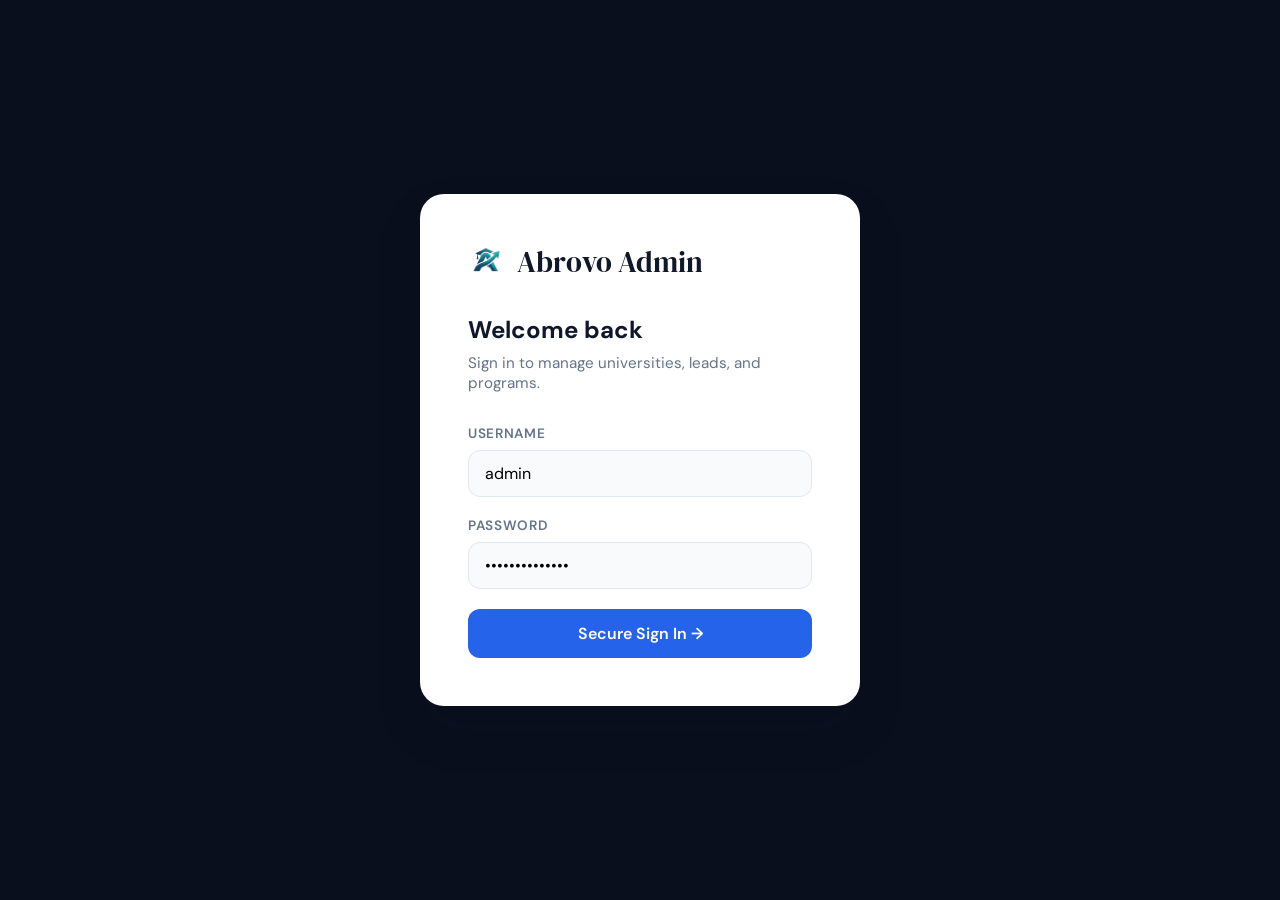
<file: admin.html>
<!DOCTYPE html>
<html lang="en">
<head>
  <meta charset="UTF-8" />
  <meta name="viewport" content="width=device-width, initial-scale=1.0" />
  <title>Admin Dashboard | Abrovo</title>
  <link rel="icon" type="image/png" href="assets/favicon.png" />
  <link rel="preconnect" href="https://fonts.googleapis.com" />
  <link rel="preconnect" href="https://fonts.gstatic.com" crossorigin />
  <link href="https://fonts.googleapis.com/css2?family=DM+Serif+Display:ital@0;1&family=DM+Sans:ital,opsz,wght@0,9..40,300;0,9..40,400;0,9..40,500;0,9..40,600;0,9..40,700;1,9..40,400&family=JetBrains+Mono:wght@400;600&display=swap" rel="stylesheet" />
  
  <style>
    /* =========================================
       ADMIN GLOBAL & VARIABLES
    ========================================= */
    :root {
      --bg-dark: #0A0F1E;
      --accent: #2563EB;
      --accent-hover: #1D4ED8;
      --accent-light: rgba(37, 99, 235, 0.1);
      --bg-main: #F8FAFC;
      --card-bg: #FFFFFF;
      --text-primary: #0F172A;
      --text-secondary: #64748B;
      --border: #E2E8F0;
      --success: #10B981;
      --warning: #F59E0B;
      --danger: #EF4444;
      --sidebar-w: 280px;
      --header-h: 70px;
      --font-display: 'DM Serif Display', serif;
      --font-body: 'DM Sans', sans-serif;
      --font-mono: 'JetBrains Mono', monospace;
      --shadow-sm: 0 4px 20px rgba(0,0,0,0.04);
      --shadow-lg: 0 24px 48px rgba(10,15,30,0.12);
    }

    *, *::before, *::after { box-sizing: border-box; margin: 0; padding: 0; }
    body { font-family: var(--font-body); background: var(--bg-main); color: var(--text-primary); min-height: 100vh; overflow-x: hidden; }
    a { text-decoration: none; color: inherit; }
    button { font-family: inherit; cursor: pointer; border: none; outline: none; }
    input, select, textarea { font-family: inherit; }
    
    /* Scrollbar */
    ::-webkit-scrollbar { width: 6px; height: 6px; }
    ::-webkit-scrollbar-track { background: transparent; }
    ::-webkit-scrollbar-thumb { background: #CBD5E1; border-radius: 10px; }

    /* =========================================
       LOGIN SCREEN
    ========================================= */
    #login-screen { position: fixed; inset: 0; background: var(--bg-dark); display: flex; align-items: center; justify-content: center; z-index: 9999; transition: opacity 0.4s ease, visibility 0.4s; }
    #login-screen.hidden { opacity: 0; visibility: hidden; pointer-events: none; }
    .login-box { background: var(--card-bg); border-radius: 24px; padding: 48px; width: 100%; max-width: 440px; box-shadow: var(--shadow-lg); animation: slideUp 0.5s cubic-bezier(0.16,1,0.3,1); }
    .login-logo { display: flex; align-items: center; gap: 12px; margin-bottom: 32px; }
    .login-logo img { height: 36px; }
    .login-logo span { font-family: var(--font-display); font-size: 1.8rem; color: var(--text-primary); }
    .login-box h2 { font-size: 1.5rem; font-weight: 700; margin-bottom: 8px; color: var(--text-primary); }
    .login-box p { color: var(--text-secondary); font-size: 0.95rem; margin-bottom: 32px; }
    .form-group { margin-bottom: 20px; }
    .form-group label { display: block; font-size: 0.85rem; font-weight: 600; color: var(--text-secondary); margin-bottom: 8px; text-transform: uppercase; letter-spacing: 0.05em; }
    .form-group input { width: 100%; padding: 12px 16px; border: 1.5px solid var(--border); border-radius: 12px; font-size: 1rem; transition: all 0.2s; background: var(--bg-main); }
    .form-group input:focus { border-color: var(--accent); outline: none; background: #fff; box-shadow: 0 0 0 4px var(--accent-light); }
    .login-error { background: #FEF2F2; color: #DC2626; border-radius: 12px; padding: 12px 16px; font-size: 0.9rem; font-weight: 500; margin-bottom: 20px; display: none; border: 1px solid #FECACA; }
    .login-error.show { display: block; }
    .btn-login { width: 100%; background: var(--accent); color: #fff; padding: 14px; border-radius: 12px; font-size: 1rem; font-weight: 600; transition: background 0.2s; }
    .btn-login:hover { background: var(--accent-hover); }

    /* =========================================
       APP SHELL (Sidebar & Header)
    ========================================= */
    #app { display: flex; min-height: 100vh; }
    #app.hidden { display: none; }

    #sidebar { width: var(--sidebar-w); background: var(--card-bg); border-right: 1px solid var(--border); position: fixed; top: 0; left: 0; height: 100vh; display: flex; flex-direction: column; z-index: 100; transition: transform 0.3s cubic-bezier(0.16,1,0.3,1); }
    .sidebar-logo { display: flex; align-items: center; gap: 12px; padding: 24px; border-bottom: 1px solid var(--border); }
    .sidebar-logo img { height: 28px; }
    .sidebar-logo span { font-family: var(--font-display); font-size: 1.4rem; color: var(--text-primary); }
    .sidebar-nav { flex: 1; padding: 20px 16px; overflow-y: auto; }
    .nav-label { font-size: 0.75rem; font-weight: 700; text-transform: uppercase; letter-spacing: 0.1em; color: var(--text-secondary); margin: 16px 0 8px 12px; }
    .nav-link { display: flex; align-items: center; gap: 12px; padding: 12px 16px; border-radius: 12px; color: var(--text-secondary); font-weight: 600; font-size: 0.95rem; transition: all 0.2s; cursor: pointer; margin-bottom: 4px; }
    .nav-link:hover { background: var(--bg-main); color: var(--text-primary); }
    .nav-link.active { background: var(--accent-light); color: var(--accent); }
    .nav-link .count { margin-left: auto; background: var(--accent); color: #fff; font-size: 0.75rem; border-radius: 50px; padding: 2px 8px; font-weight: 700; font-family: var(--font-mono); }
    
    .sidebar-footer { padding: 20px; border-top: 1px solid var(--border); display: flex; align-items: center; gap: 12px; }
    .admin-avatar { width: 40px; height: 40px; border-radius: 50%; background: linear-gradient(135deg, var(--accent), #7c3aed); display: flex; align-items: center; justify-content: center; color: #fff; font-weight: 700; font-family: var(--font-display); }

    #header { position: fixed; top: 0; left: var(--sidebar-w); right: 0; height: var(--header-h); background: rgba(255,255,255,0.9); backdrop-filter: blur(12px); border-bottom: 1px solid var(--border); display: flex; align-items: center; padding: 0 32px; z-index: 50; transition: left 0.3s; }
    #page-title { font-family: var(--font-display); font-size: 1.5rem; color: var(--text-primary); flex: 1; }
    .btn-logout { background: #FEF2F2; color: var(--danger); padding: 8px 16px; border-radius: 8px; font-weight: 600; font-size: 0.9rem; transition: background 0.2s; display: flex; align-items: center; gap: 8px; }
    .btn-logout:hover { background: #FEE2E2; }
    #hamburger { display: none; background: none; font-size: 1.5rem; cursor: pointer; padding: 8px; }

    /* =========================================
       MAIN CONTENT
    ========================================= */
    #main { margin-left: var(--sidebar-w); padding-top: var(--header-h); min-height: 100vh; width: calc(100% - var(--sidebar-w)); transition: margin-left 0.3s; }
    .page-content { padding: 40px; display: none; animation: fadeIn 0.4s ease forwards; }
    .page-content.active { display: block; }

    .stats-grid { display: grid; grid-template-columns: repeat(auto-fit, minmax(240px, 1fr)); gap: 24px; margin-bottom: 40px; }
    .stat-card { background: var(--card-bg); border-radius: 20px; padding: 24px; border: 1px solid var(--border); box-shadow: var(--shadow-sm); transition: transform 0.3s; }
    .stat-card:hover { transform: translateY(-4px); }
    .stat-icon { width: 48px; height: 48px; border-radius: 12px; display: flex; align-items: center; justify-content: center; font-size: 1.5rem; margin-bottom: 16px; }
    .stat-val { font-family: var(--font-mono); font-size: 2.2rem; font-weight: 700; color: var(--text-primary); line-height: 1; margin-bottom: 8px; }
    .stat-label { color: var(--text-secondary); font-size: 0.9rem; font-weight: 500; }

    .section-header { display: flex; justify-content: space-between; align-items: center; margin-bottom: 24px; flex-wrap: wrap; gap: 16px; }
    .section-title { font-size: 1.2rem; font-weight: 700; color: var(--text-primary); }

    /* Tables */
    .table-card { background: var(--card-bg); border-radius: 20px; border: 1px solid var(--border); box-shadow: var(--shadow-sm); overflow: hidden; }
    .table-toolbar { padding: 20px; border-bottom: 1px solid var(--border); display: flex; gap: 16px; flex-wrap: wrap; background: #fff; }
    .search-input { flex: 1; min-width: 200px; padding: 10px 16px; border: 1.5px solid var(--border); border-radius: 10px; font-size: 0.95rem; outline: none; transition: border-color 0.2s; }
    .search-input:focus { border-color: var(--accent); }
    table { width: 100%; border-collapse: collapse; text-align: left; }
    th { padding: 16px 20px; font-size: 0.8rem; text-transform: uppercase; letter-spacing: 0.05em; color: var(--text-secondary); background: var(--bg-main); font-weight: 700; }
    td { padding: 16px 20px; font-size: 0.95rem; color: var(--text-primary); border-bottom: 1px solid var(--border); vertical-align: middle; }
    tr:last-child td { border-bottom: none; }
    tr:hover td { background: var(--bg-main); }
    
    .status-badge { display: inline-flex; padding: 4px 12px; border-radius: 50px; font-size: 0.8rem; font-weight: 600; }
    .status-new { background: #DBEAFE; color: #1E40AF; }
    .status-progress { background: #FEF3C7; color: #92400E; }
    .status-converted { background: #D1FAE5; color: #065F46; }
    .status-lost { background: #FEE2E2; color: #991B1B; }

    /* Buttons */
    .btn { display: inline-flex; align-items: center; gap: 8px; padding: 10px 20px; border-radius: 10px; font-size: 0.95rem; font-weight: 600; cursor: pointer; transition: all 0.2s; border: none; }
    .btn-primary { background: var(--accent); color: #fff; box-shadow: 0 4px 12px var(--accent-light); }
    .btn-primary:hover { background: var(--accent-hover); transform: translateY(-1px); }
    .btn-outline { background: transparent; border: 1.5px solid var(--border); color: var(--text-primary); }
    .btn-outline:hover { border-color: var(--accent); color: var(--accent); }
    .btn-sm { padding: 6px 12px; font-size: 0.85rem; border-radius: 8px; }

    /* =========================================
       MODALS & FORMS
    ========================================= */
    .modal-overlay { position: fixed; inset: 0; background: rgba(10,15,30,0.6); backdrop-filter: blur(4px); display: flex; align-items: center; justify-content: center; z-index: 9000; opacity: 0; visibility: hidden; transition: all 0.3s; padding: 20px; }
    .modal-overlay.open { opacity: 1; visibility: visible; }
    .modal { background: #fff; border-radius: 24px; width: 100%; max-width: 600px; max-height: 90vh; overflow-y: auto; transform: scale(0.95) translateY(20px); transition: all 0.3s; box-shadow: var(--shadow-lg); }
    .modal-overlay.open .modal { transform: scale(1) translateY(0); }
    .modal-header { padding: 24px 32px; border-bottom: 1px solid var(--border); display: flex; justify-content: space-between; align-items: center; position: sticky; top: 0; background: #fff; z-index: 10; }
    .modal-title { font-family: var(--font-display); font-size: 1.5rem; color: var(--text-primary); }
    .modal-close { background: var(--bg-main); border-radius: 50%; width: 36px; height: 36px; display: flex; align-items: center; justify-content: center; font-size: 1.2rem; transition: background 0.2s; }
    .modal-close:hover { background: #FEE2E2; color: #DC2626; }
    .modal-body { padding: 32px; }
    .modal-footer { padding: 24px 32px; border-top: 1px solid var(--border); display: flex; justify-content: flex-end; gap: 12px; position: sticky; bottom: 0; background: #fff; }

    .form-grid { display: grid; grid-template-columns: 1fr 1fr; gap: 20px; }
    .form-field.full { grid-column: 1 / -1; }

    @keyframes slideUp { from { opacity: 0; transform: translateY(30px); } to { opacity: 1; transform: translateY(0); } }
    @keyframes fadeIn { from { opacity: 0; } to { opacity: 1; } }

    /* Responsive */
    @media (max-width: 1024px) {
      #sidebar { transform: translateX(-100%); }
      #sidebar.open { transform: translateX(0); }
      #header, #main { left: 0; margin-left: 0; width: 100%; }
      #hamburger { display: block; }
    }
    @media (max-width: 768px) {
      .page-content { padding: 24px 16px; }
      .form-grid { grid-template-columns: 1fr; }
      .table-toolbar { flex-direction: column; }
    }
  </style>
</head>
<body>

  <div id="login-screen">
    <div class="login-box">
      <div class="login-logo">
        <img src="assets/favicon.png" alt="Logo">
        <span>Abrovo Admin</span>
      </div>
      <h2>Welcome back</h2>
      <p>Sign in to manage universities, leads, and programs.</p>
      <div id="login-error" class="login-error">Incorrect credentials. Try again.</div>
      <div class="form-group">
        <label>Username</label>
        <input type="text" id="login-username" placeholder="admin" value="admin">
      </div>
      <div class="form-group">
        <label>Password</label>
        <input type="password" id="login-password" placeholder="••••••••" value="globalpath2024">
      </div>
      <button class="btn-login" onclick="doLogin()">Secure Sign In →</button>
    </div>
  </div>

  <div id="app" class="hidden">
    <aside id="sidebar">
      <div class="sidebar-logo">
        <img src="assets/favicon.png" alt="Logo">
        <span>Abrovo.</span>
      </div>
      <nav class="sidebar-nav">
        <div class="nav-label">Main Menu</div>
        <div class="nav-link active" onclick="navigate('overview', this)">📊 Overview</div>
        <div class="nav-link" onclick="navigate('universities', this)">🏛️ Universities <span class="count" id="count-uni">0</span></div>
        <div class="nav-link" onclick="navigate('programs', this)">📚 Programs <span class="count" id="count-prog">0</span></div>
        
        <div class="nav-label">CRM</div>
        <div class="nav-link" onclick="navigate('leads', this)">👥 Leads <span class="count" id="count-lead">0</span></div>
      </nav>
      <div class="sidebar-footer">
        <div class="admin-avatar">A</div>
        <div>
          <div style="font-weight:700; font-size:0.9rem;">Admin User</div>
          <div style="font-size:0.8rem; color:var(--text-secondary);">Superadmin</div>
        </div>
      </div>
    </aside>

    <header id="header">
      <button id="hamburger" onclick="document.getElementById('sidebar').classList.toggle('open')">☰</button>
      <h1 id="page-title">Dashboard Overview</h1>
      <button class="btn-logout" onclick="doLogout()">Logout</button>
    </header>

    <main id="main">
      
      <div class="page-content active" id="page-overview">
        <div class="stats-grid">
          <div class="stat-card">
            <div class="stat-icon" style="background:#EFF6FF; color:#2563EB;">🏛️</div>
            <div class="stat-val" id="stat-uni">0</div>
            <div class="stat-label">Partner Universities</div>
          </div>
          <div class="stat-card">
            <div class="stat-icon" style="background:#ECFDF5; color:#10B981;">📚</div>
            <div class="stat-val" id="stat-prog">0</div>
            <div class="stat-label">Active Programs</div>
          </div>
          <div class="stat-card">
            <div class="stat-icon" style="background:#FEF3C7; color:#F59E0B;">👥</div>
            <div class="stat-val" id="stat-lead">0</div>
            <div class="stat-label">Total Leads</div>
          </div>
        </div>

        <div class="section-header">
          <h2 class="section-title">Recent Leads</h2>
          <button class="btn btn-outline" onclick="navigate('leads', document.querySelectorAll('.nav-link')[3])">View All</button>
        </div>
        <div class="table-card" style="overflow-x:auto;">
          <table>
            <thead><tr><th>Name</th><th>Country Int.</th><th>Date</th><th>Status</th></tr></thead>
            <tbody id="recent-leads"></tbody>
          </table>
        </div>
      </div>

      <div class="page-content" id="page-universities">
        <div class="section-header">
          <h2 class="section-title">Manage Universities</h2>
          <button class="btn btn-primary" onclick="openModal('modal-uni')">+ Add University</button>
        </div>
        <div class="table-card" style="overflow-x:auto;">
          <table>
            <thead><tr><th>University Name</th><th>Country</th><th>Ranking</th><th>Action</th></tr></thead>
            <tbody id="table-uni"></tbody>
          </table>
        </div>
      </div>

      <div class="page-content" id="page-programs">
        <div class="section-header">
          <h2 class="section-title">Manage Programs</h2>
          <button class="btn btn-primary" onclick="openModal('modal-prog')">+ Add Program</button>
        </div>
        <div class="table-card" style="overflow-x:auto;">
          <table>
            <thead><tr><th>Program Name</th><th>Level</th><th>Tuition</th><th>Action</th></tr></thead>
            <tbody id="table-prog"></tbody>
          </table>
        </div>
      </div>

      <div class="page-content" id="page-leads">
        <div class="section-header">
          <h2 class="section-title">Student Leads</h2>
          <button class="btn btn-primary" onclick="openModal('modal-lead')">+ Add Lead</button>
        </div>
        <div class="table-card" style="overflow-x:auto;">
          <table>
            <thead><tr><th>Name</th><th>Email / Phone</th><th>Target</th><th>Status</th><th>Action</th></tr></thead>
            <tbody id="table-lead"></tbody>
          </table>
        </div>
      </div>

    </main>
  </div>

  <div class="modal-overlay" id="modal-uni">
    <div class="modal">
      <div class="modal-header"><h2 class="modal-title">Add University</h2><button class="modal-close" onclick="closeModal('modal-uni')">✕</button></div>
      <div class="modal-body form-grid">
        <div class="form-group full"><label>Name</label><input type="text" id="u-name"></div>
        <div class="form-group"><label>Country</label><input type="text" id="u-country"></div>
        <div class="form-group"><label>Ranking</label><input type="text" id="u-rank"></div>
      </div>
      <div class="modal-footer"><button class="btn btn-primary" onclick="saveData('uni')">Save Details</button></div>
    </div>
  </div>

  <div class="modal-overlay" id="modal-prog">
    <div class="modal">
      <div class="modal-header"><h2 class="modal-title">Add Program</h2><button class="modal-close" onclick="closeModal('modal-prog')">✕</button></div>
      <div class="modal-body form-grid">
        <div class="form-group full"><label>Program Name</label><input type="text" id="p-name"></div>
        <div class="form-group"><label>Level</label><input type="text" id="p-level"></div>
        <div class="form-group"><label>Tuition</label><input type="text" id="p-tuition"></div>
      </div>
      <div class="modal-footer"><button class="btn btn-primary" onclick="saveData('prog')">Save Details</button></div>
    </div>
  </div>

  <div class="modal-overlay" id="modal-lead">
    <div class="modal">
      <div class="modal-header"><h2 class="modal-title">Add Lead</h2><button class="modal-close" onclick="closeModal('modal-lead')">✕</button></div>
      <div class="modal-body form-grid">
        <div class="form-group full"><label>Full Name</label><input type="text" id="l-name"></div>
        <div class="form-group"><label>Contact</label><input type="text" id="l-contact"></div>
        <div class="form-group"><label>Target Country</label><input type="text" id="l-target"></div>
        <div class="form-group"><label>Status</label><input type="text" id="l-status" placeholder="New, Contacted, Converted..."></div>
      </div>
      <div class="modal-footer"><button class="btn btn-primary" onclick="saveData('lead')">Save Details</button></div>
    </div>
  </div>

  <script>
    // --- Mock Data ---
    let db = {
      uni: [{id:1, name:"MIT", country:"USA", rank:"#1"}],
      prog: [{id:1, name:"MS Computer Science", level:"Master's", tuition:"$57,000"}],
      lead: [{id:1, name:"Rahul Sharma", contact:"rahul@email.com", target:"USA", status:"New", date:"2025-05-12"}]
    };

    // --- Auth Logic ---
    function doLogin() {
      if(document.getElementById('login-username').value === 'admin' && document.getElementById('login-password').value === 'globalpath2024') {
        document.getElementById('login-screen').classList.add('hidden');
        document.getElementById('app').classList.remove('hidden');
        renderAll();
      } else {
        document.getElementById('login-error').classList.add('show');
      }
    }
    function doLogout() {
      document.getElementById('app').classList.add('hidden');
      document.getElementById('login-screen').classList.remove('hidden');
    }

    // --- Navigation ---
    const pageTitles = { overview: "Dashboard Overview", universities: "Universities", programs: "Programs", leads: "Student Leads" };
    function navigate(page, el) {
      document.querySelectorAll('.page-content').forEach(p => p.classList.remove('active'));
      document.querySelectorAll('.nav-link').forEach(l => l.classList.remove('active'));
      document.getElementById('page-'+page).classList.add('active');
      el.classList.add('active');
      document.getElementById('page-title').textContent = pageTitles[page];
      document.getElementById('sidebar').classList.remove('open');
    }

    // --- Modals ---
    function openModal(id) { document.getElementById(id).classList.add('open'); }
    function closeModal(id) { document.getElementById(id).classList.remove('open'); }

    // --- Data Rendering ---
    function renderAll() {
      // Counters
      document.getElementById('stat-uni').textContent = db.uni.length;
      document.getElementById('count-uni').textContent = db.uni.length;
      document.getElementById('stat-prog').textContent = db.prog.length;
      document.getElementById('count-prog').textContent = db.prog.length;
      document.getElementById('stat-lead').textContent = db.lead.length;
      document.getElementById('count-lead').textContent = db.lead.length;

      // Overview Leads
      document.getElementById('recent-leads').innerHTML = db.lead.slice(0,3).map(l => `
        <tr><td><strong>${l.name}</strong></td><td>${l.target}</td><td>${l.date}</td><td><span class="status-badge status-new">${l.status}</span></td></tr>
      `).join('');

      // Tables
      document.getElementById('table-uni').innerHTML = db.uni.map(u => `<tr><td><strong>${u.name}</strong></td><td>${u.country}</td><td>${u.rank}</td><td><button class="btn btn-outline btn-sm" onclick="del('uni',${u.id})">Delete</button></td></tr>`).join('');
      document.getElementById('table-prog').innerHTML = db.prog.map(p => `<tr><td><strong>${p.name}</strong></td><td>${p.level}</td><td>${p.tuition}</td><td><button class="btn btn-outline btn-sm" onclick="del('prog',${p.id})">Delete</button></td></tr>`).join('');
      document.getElementById('table-lead').innerHTML = db.lead.map(l => `<tr><td><strong>${l.name}</strong></td><td>${l.contact}</td><td>${l.target}</td><td><span class="status-badge status-new">${l.status}</span></td><td><button class="btn btn-outline btn-sm" onclick="del('lead',${l.id})">Delete</button></td></tr>`).join('');
    }

    function saveData(type) {
      if(type === 'uni') db.uni.push({id:Date.now(), name:document.getElementById('u-name').value, country:document.getElementById('u-country').value, rank:document.getElementById('u-rank').value});
      if(type === 'prog') db.prog.push({id:Date.now(), name:document.getElementById('p-name').value, level:document.getElementById('p-level').value, tuition:document.getElementById('p-tuition').value});
      if(type === 'lead') db.lead.push({id:Date.now(), name:document.getElementById('l-name').value, contact:document.getElementById('l-contact').value, target:document.getElementById('l-target').value, status:document.getElementById('l-status').value || "New", date: new Date().toISOString().split('T')[0]});
      
      closeModal('modal-'+type);
      renderAll();
    }

    function del(type, id) {
      if(confirm('Are you sure you want to delete this?')) {
        db[type] = db[type].filter(item => item.id !== id);
        renderAll();
      }
    }
  </script>
</body>
</html>
</file>
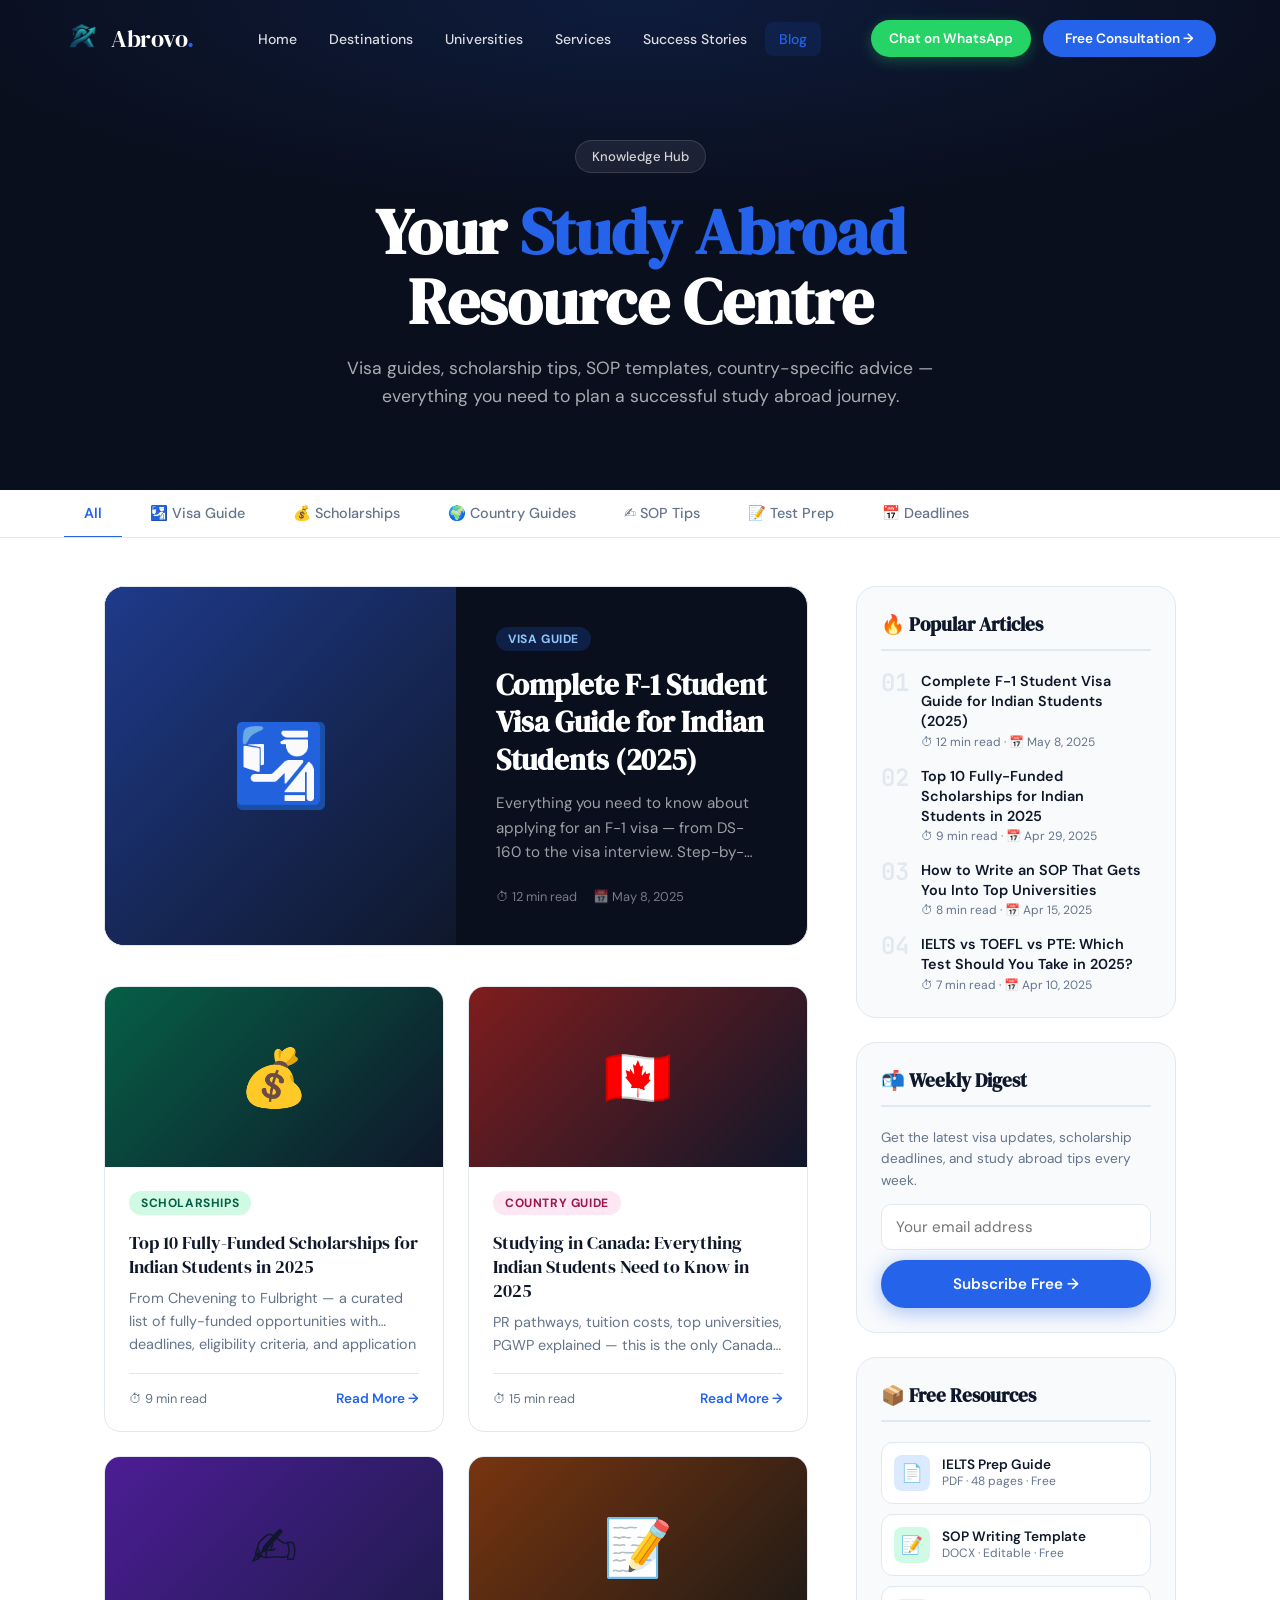
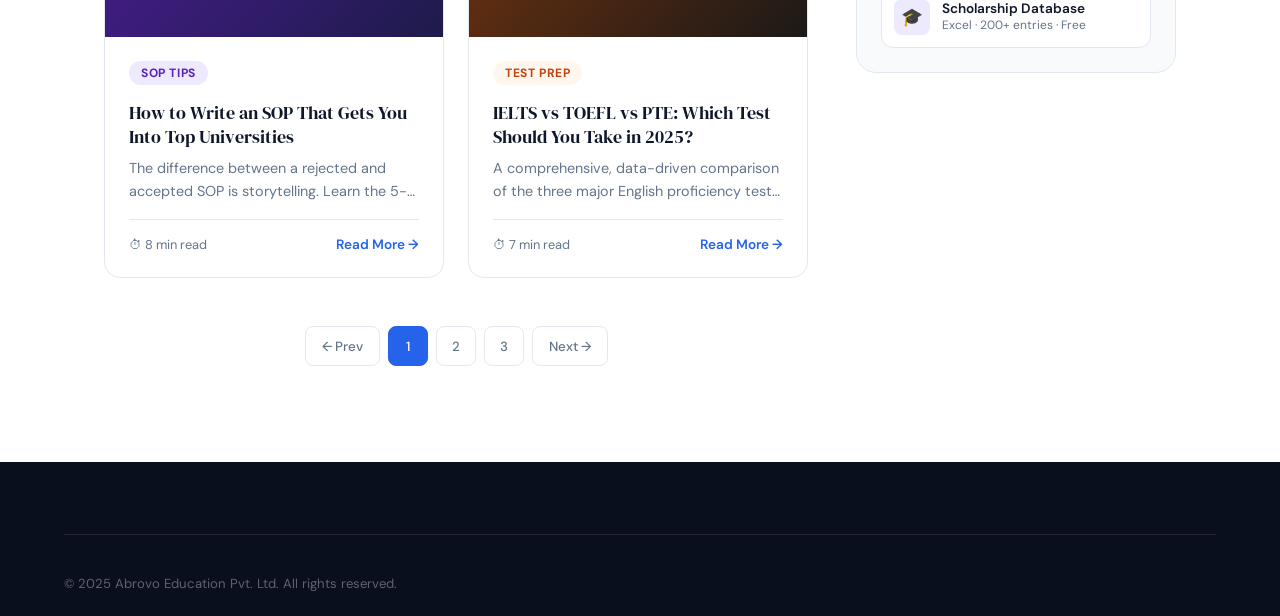
<file: blog.html>
<!DOCTYPE html>
<html lang="en">
<head>
  <meta charset="UTF-8" />
  <meta name="viewport" content="width=device-width, initial-scale=1.0" />
  <title>Blog & Resources | Abrovo — Study Abroad Counselling</title>
  <link rel="icon" type="image/png" href="assets/favicon.png" />
  <link rel="preconnect" href="https://fonts.googleapis.com" />
  <link rel="preconnect" href="https://fonts.gstatic.com" crossorigin />
  <link href="https://fonts.googleapis.com/css2?family=DM+Serif+Display:ital@0;1&family=DM+Sans:ital,opsz,wght@0,9..40,300;0,9..40,400;0,9..40,500;0,9..40,600;0,9..40,700;1,9..40,400&family=JetBrains+Mono:wght@400;600&display=swap" rel="stylesheet" />
  
  <link rel="stylesheet" href="css/style.css" />

  <style>
    /* =========================================
       PAGE-SPECIFIC STYLES (Blog)
    ========================================= */
    .page-hero { background: var(--bg-dark); padding: 140px 5% 80px; text-align: center; position: relative; overflow: hidden; }
    .page-hero::before { content: ''; position: absolute; inset: 0; background: radial-gradient(ellipse 80% 60% at 50% 0%, rgba(37,99,235,0.15) 0%, transparent 70%); pointer-events: none; }
    .hero-badge { display: inline-flex; align-items: center; gap: 8px; padding: 7px 16px; background: var(--glass); border: 1px solid var(--glass-border); border-radius: 50px; color: rgba(255,255,255,0.8); font-size: 0.82rem; font-weight: 500; margin-bottom: 24px; position: relative; z-index: 2; }
    .page-hero h1 { font-family: var(--font-display); font-size: clamp(2.5rem, 5vw, 4rem); color: #fff; margin-bottom: 16px; position: relative; z-index: 2; line-height: 1.1; }
    .page-hero h1 em { color: var(--accent); font-style: normal; }
    .page-hero p { font-size: 1.1rem; color: rgba(255,255,255,0.65); max-width: 600px; margin: 0 auto; line-height: 1.6; position: relative; z-index: 2; }

    .blog-layout { display: grid; grid-template-columns: 1fr 320px; gap: 48px; max-width: 1200px; margin: 0 auto; padding: 48px 5% 96px; align-items: start; }

    /* Filter Bar */
    .filter-bar { background: #fff; border-bottom: 1px solid var(--border); padding: 0 5%; }
    .filter-bar-inner { max-width: 1200px; margin: 0 auto; display: flex; gap: 8px; overflow-x: auto; scrollbar-width: none; }
    .filter-bar-inner::-webkit-scrollbar { display: none; }
    .filter-tab { padding: 14px 20px; border: none; background: none; font-family: var(--font-body); font-size: 0.9rem; font-weight: 500; color: var(--text-secondary); cursor: pointer; border-bottom: 2px solid transparent; white-space: nowrap; transition: color 0.2s; margin-bottom: -1px; }
    .filter-tab:hover { color: var(--text-primary); }
    .filter-tab.active { color: var(--accent); border-bottom-color: var(--accent); font-weight: 600; }

    /* Featured Article */
    .featured-article { background: var(--bg-dark); border-radius: 20px; overflow: hidden; display: grid; grid-template-columns: 1fr 1fr; margin-bottom: 40px; transition: transform 0.3s, box-shadow 0.3s; cursor: pointer; border: 1px solid var(--border); min-height: 340px; }
    .featured-article:hover { transform: translateY(-4px); box-shadow: 0 20px 48px rgba(10,15,30,0.15); }
    .featured-thumb { display: flex; align-items: center; justify-content: center; font-size: 5rem; min-height: 300px; }
    .featured-body { padding: 40px; display: flex; flex-direction: column; justify-content: center; }
    .cat-pill { display: inline-block; padding: 4px 12px; border-radius: 50px; font-size: 0.75rem; font-weight: 700; text-transform: uppercase; letter-spacing: 0.05em; margin-bottom: 16px; align-self: flex-start; }
    .featured-body .cat-pill { background: rgba(37,99,235,0.2); color: #93c5fd; }
    .featured-body h2 { font-family: var(--font-display); font-size: 1.8rem; color: #fff; line-height: 1.3; margin-bottom: 12px; }
    .featured-body p { color: rgba(255,255,255,0.6); font-size: 0.95rem; line-height: 1.6; margin-bottom: 24px; display: -webkit-box; -webkit-line-clamp: 3; -webkit-box-orient: vertical; overflow: hidden; }
    .article-meta { display: flex; align-items: center; gap: 16px; font-size: 0.8rem; color: rgba(255,255,255,0.45); }
    
    /* Articles Grid */
    .articles-grid { display: grid; grid-template-columns: 1fr 1fr; gap: 24px; }
    .article-card { background: #fff; border-radius: 16px; border: 1px solid var(--border); overflow: hidden; transition: transform 0.3s, box-shadow 0.3s; cursor: pointer; display: flex; flex-direction: column; }
    .article-card:hover { transform: translateY(-6px); box-shadow: 0 20px 40px rgba(0,0,0,0.06); }
    .card-thumb { height: 180px; display: flex; align-items: center; justify-content: center; font-size: 3.5rem; }
    .card-body { padding: 24px; display: flex; flex-direction: column; flex-grow: 1; }
    .card-title { font-family: var(--font-display); font-size: 1.15rem; color: var(--text-primary); margin-bottom: 8px; line-height: 1.3; }
    .card-excerpt { font-size: 0.9rem; color: var(--text-secondary); line-height: 1.6; display: -webkit-box; -webkit-line-clamp: 2; -webkit-box-orient: vertical; overflow: hidden; margin-bottom: 16px; flex-grow: 1; }
    .card-footer { display: flex; align-items: center; justify-content: space-between; padding-top: 16px; border-top: 1px solid var(--border); font-size: 0.8rem; color: var(--text-secondary); }
    .read-more-card { color: var(--accent); font-weight: 600; font-size: 0.85rem; }

    /* Category Colors */
    .pill-visa { background: #dbeafe; color: #1d4ed8; }
    .pill-scholarship { background: #d1fae5; color: #065f46; }
    .pill-country { background: #fce7f3; color: #9d174d; }
    .pill-sop { background: #ede9fe; color: #5b21b6; }
    .pill-test { background: #fff7ed; color: #c2410c; }
    .pill-deadline { background: #fef3c7; color: #92400e; }

    /* Sidebar */
    .sidebar { position: sticky; top: calc(var(--nav-height) + 20px); display: flex; flex-direction: column; gap: 24px; }
    .sidebar-card { background: var(--card-bg); border: 1px solid var(--border); border-radius: 20px; padding: 24px; }
    .sidebar-card h3 { font-family: var(--font-display); font-size: 1.2rem; color: var(--text-primary); margin-bottom: 20px; padding-bottom: 12px; border-bottom: 2px solid var(--border); }
    .popular-item { display: flex; gap: 12px; align-items: flex-start; margin-bottom: 16px; cursor: pointer; }
    .popular-item:last-child { margin-bottom: 0; }
    .popular-num { font-family: var(--font-mono); font-size: 1.5rem; font-weight: 600; color: var(--border); line-height: 1; }
    .popular-item:hover .popular-num { color: var(--accent); }
    .popular-title { font-size: 0.9rem; font-weight: 600; color: var(--text-primary); line-height: 1.4; transition: color 0.2s; }
    .popular-item:hover .popular-title { color: var(--accent); }
    
    .resource-item { display: flex; align-items: center; gap: 12px; padding: 12px; border-radius: 12px; background: #fff; border: 1px solid var(--border); margin-bottom: 10px; cursor: pointer; transition: border-color 0.2s, box-shadow 0.2s; }
    .resource-item:last-child { margin-bottom: 0; }
    .resource-item:hover { border-color: var(--accent); box-shadow: 0 4px 12px rgba(37,99,235,0.1); }
    .resource-icon { width: 36px; height: 36px; border-radius: 8px; display: flex; align-items: center; justify-content: center; font-size: 1.1rem; flex-shrink: 0; }

    /* Pagination */
    .pagination { display: flex; align-items: center; justify-content: center; gap: 8px; margin-top: 48px; }
    .page-btn { width: 40px; height: 40px; border-radius: 8px; border: 1px solid var(--border); background: #fff; font-weight: 500; color: var(--text-secondary); cursor: pointer; transition: all 0.2s; font-family: var(--font-body); }
    .page-btn:hover, .page-btn.active { background: var(--accent); color: #fff; border-color: var(--accent); }
    .page-btn.prev-next { width: auto; padding: 0 16px; }

    @media (max-width: 1024px) {
      .blog-layout { grid-template-columns: 1fr; }
      .sidebar { position: static; }
      .featured-article { grid-template-columns: 1fr; }
    }
    @media (max-width: 768px) {
      .articles-grid { grid-template-columns: 1fr; }
    }
  </style>
</head>
<body class="dark-hero">

  <nav class="navbar" id="navbar">
    <div class="nav-inner">
      <a href="index.html" class="logo">
        <img src="assets/favicon.png" alt="Abrovo Icon">
        <span class="logo-text">Abrovo<span class="logo-dot">.</span></span>
      </a>
      <ul class="nav-links">
        <li><a href="index.html" class="nav-link">Home</a></li>
        <li><a href="destinations.html" class="nav-link">Destinations</a></li>
        <li><a href="universities.html" class="nav-link">Universities</a></li>
        <li><a href="services.html" class="nav-link">Services</a></li>
        <li><a href="stories.html" class="nav-link">Success Stories</a></li>
        <li><a href="blog.html" class="nav-link active">Blog</a></li>
      </ul>
      <div class="nav-actions">
        <a href="https://api.whatsapp.com/send/?phone=919748892883&text=Hi%21+I%27m+interested+in+studying+abroad.+Can+you+guide+me%3F&type=phone_number&app_absent=0" target="_blank" class="btn-wa">Chat on WhatsApp</a>
        <a href="#" class="btn-cta desktop-only" data-consult>Free Consultation →</a>
        <button class="hamburger" id="hamburger"><span></span><span></span><span></span></button>
      </div>
    </div>
  </nav>

  <div class="mobile-menu" id="mobileMenu">
    <ul>
      <li><a href="index.html" class="mob-link">Home</a></li>
      <li><a href="destinations.html" class="mob-link">Destinations</a></li>
      <li><a href="universities.html" class="mob-link">Universities</a></li>
      <li><a href="services.html" class="mob-link">Services</a></li>
      <li><a href="stories.html" class="mob-link">Success Stories</a></li>
      <li><a href="blog.html" class="mob-link active">Blog</a></li>
    </ul>
    <div class="mob-actions">
      <a href="#" class="btn-cta" data-consult style="justify-content:center;">Free Consultation →</a>
    </div>
  </div>

  <section class="page-hero">
    <div class="hero-badge fade-up">Knowledge Hub</div>
    <h1 class="fade-up delay-1">Your <em>Study Abroad</em><br>Resource Centre</h1>
    <p class="fade-up delay-2">Visa guides, scholarship tips, SOP templates, country-specific advice — everything you need to plan a successful study abroad journey.</p>
  </section>

  <div class="filter-bar">
    <div class="filter-bar-inner" id="blogFilterTabs">
      <button class="filter-tab active" data-filter="all">All</button>
      <button class="filter-tab" data-filter="visa">🛂 Visa Guide</button>
      <button class="filter-tab" data-filter="scholarship">💰 Scholarships</button>
      <button class="filter-tab" data-filter="country">🌍 Country Guides</button>
      <button class="filter-tab" data-filter="sop">✍️ SOP Tips</button>
      <button class="filter-tab" data-filter="test">📝 Test Prep</button>
      <button class="filter-tab" data-filter="deadline">📅 Deadlines</button>
    </div>
  </div>

  <div class="blog-layout">
    <main>
      <div id="featuredSection"></div>
      <div class="articles-grid" id="articlesGrid"></div>
      <div class="pagination" id="pagination"></div>
    </main>

    <aside class="sidebar">
      <div class="sidebar-card fade-up">
        <h3>🔥 Popular Articles</h3>
        <div id="popularList"></div>
      </div>
      
      <div class="sidebar-card fade-up delay-1">
        <h3>📬 Weekly Digest</h3>
        <p style="font-size: 0.85rem; color: var(--text-secondary); margin-bottom: 12px; line-height: 1.6;">Get the latest visa updates, scholarship deadlines, and study abroad tips every week.</p>
        <div id="newsletterForm" style="display:flex; flex-direction:column; gap:10px;">
          <input type="email" id="sidebarEmail" placeholder="Your email address" style="width:100%; padding:12px 14px; border:1.5px solid var(--border); border-radius:10px; font-family:var(--font-body); font-size:0.95rem;">
          <button id="sidebarNewsBtn" class="btn-primary" style="width:100%; justify-content:center;">Subscribe Free →</button>
        </div>
        <div id="sidebarSuccess" style="display:none; padding:14px; background:#d1fae5; color:#065f46; border-radius:10px; text-align:center; font-weight:600; font-size:0.9rem;">
          🎉 You're subscribed!
        </div>
      </div>

      <div class="sidebar-card fade-up delay-2">
        <h3>📦 Free Resources</h3>
        <a href="#" class="resource-item">
          <div class="resource-icon" style="background:#dbeafe;">📄</div>
          <div>
            <div style="font-size: 0.85rem; font-weight: 600; color: var(--text-primary);">IELTS Prep Guide</div>
            <div style="font-size: 0.75rem; color: var(--text-secondary);">PDF · 48 pages · Free</div>
          </div>
        </a>
        <a href="#" class="resource-item">
          <div class="resource-icon" style="background:#d1fae5;">📝</div>
          <div>
            <div style="font-size: 0.85rem; font-weight: 600; color: var(--text-primary);">SOP Writing Template</div>
            <div style="font-size: 0.75rem; color: var(--text-secondary);">DOCX · Editable · Free</div>
          </div>
        </a>
        <a href="#" class="resource-item">
          <div class="resource-icon" style="background:#ede9fe;">🎓</div>
          <div>
            <div style="font-size: 0.85rem; font-weight: 600; color: var(--text-primary);">Scholarship Database</div>
            <div style="font-size: 0.75rem; color: var(--text-secondary);">Excel · 200+ entries · Free</div>
          </div>
        </a>
      </div>
    </aside>
  </div>

  <footer class="footer">
    <div class="footer-bottom" style="text-align:center; padding-top:40px; border-top:1px solid rgba(255,255,255,0.1);">
        <p class="footer-copyright">&copy; 2025 Abrovo Education Pvt. Ltd. All rights reserved.</p>
    </div>
  </footer>

  <div class="consult-overlay" id="globalConsultModal">
    <div class="consult-modal">
      <div class="consult-header">
        <div><h2>Book Free Consultation</h2><p>Our experts will contact you shortly</p></div>
        <button class="consult-close" id="closeConsultModal">✕</button>
      </div>
      <form id="consultForm">
        <div class="cform-group"><label>Full Name</label><input type="text" required placeholder="John Doe"></div>
        <div class="cform-group"><label>Phone</label><input type="tel" required placeholder="+91 98765 43210"></div>
        <button type="submit" class="cform-submit">Submit Request</button>
      </form>
    </div>
  </div>

  <script src="js/main.js"></script>
  <script>
    const articles = [
      { id: 1, featured: true, category: "visa", catLabel: "Visa Guide", catClass: "pill-visa", emoji: "🛂", thumbBg: "linear-gradient(135deg,#1e3a8a 0%,#0f172a 100%)", title: "Complete F-1 Student Visa Guide for Indian Students (2025)", excerpt: "Everything you need to know about applying for an F-1 visa — from DS-160 to the visa interview. Step-by-step guide with real interview questions, document checklist, and common rejection reasons to avoid.", readTime: "12 min read", date: "May 8, 2025", popular: true },
      { id: 2, category: "scholarship", catLabel: "Scholarships", catClass: "pill-scholarship", emoji: "💰", thumbBg: "linear-gradient(135deg,#065f46 0%,#0f172a 100%)", title: "Top 10 Fully-Funded Scholarships for Indian Students in 2025", excerpt: "From Chevening to Fulbright — a curated list of fully-funded opportunities with deadlines, eligibility criteria, and application tips from scholars who won them.", readTime: "9 min read", date: "Apr 29, 2025", popular: true },
      { id: 3, category: "country", catLabel: "Country Guide", catClass: "pill-country", emoji: "🇨🇦", thumbBg: "linear-gradient(135deg,#7f1d1d 0%,#0f172a 100%)", title: "Studying in Canada: Everything Indian Students Need to Know in 2025", excerpt: "PR pathways, tuition costs, top universities, PGWP explained — this is the only Canada guide you'll need before starting your application.", readTime: "15 min read", date: "Apr 22, 2025", popular: false },
      { id: 4, category: "sop", catLabel: "SOP Tips", catClass: "pill-sop", emoji: "✍️", thumbBg: "linear-gradient(135deg,#4c1d95 0%,#1e1b4b 100%)", title: "How to Write an SOP That Gets You Into Top Universities", excerpt: "The difference between a rejected and accepted SOP is storytelling. Learn the 5-paragraph structure, the 'thread technique', and the 3 mistakes that kill most applications.", readTime: "8 min read", date: "Apr 15, 2025", popular: true },
      { id: 5, category: "test", catLabel: "Test Prep", catClass: "pill-test", emoji: "📝", thumbBg: "linear-gradient(135deg,#78350f 0%,#1c1917 100%)", title: "IELTS vs TOEFL vs PTE: Which Test Should You Take in 2025?", excerpt: "A comprehensive, data-driven comparison of the three major English proficiency tests. Includes university acceptance rates, scoring patterns, and which test is easier for Indian students.", readTime: "7 min read", date: "Apr 10, 2025", popular: true },
      { id: 6, category: "deadline", catLabel: "Deadlines", catClass: "pill-deadline", emoji: "📅", thumbBg: "linear-gradient(135deg,#713f12 0%,#1c1917 100%)", title: "Fall 2026 Application Deadlines: USA, UK & Canada Master's Programs", excerpt: "Don't miss your intake window. This living document tracks rolling deadlines for 50+ programs across top universities for the Fall 2026 cycle.", readTime: "5 min read", date: "Apr 5, 2025", popular: false },
      { id: 7, category: "country", catLabel: "Country Guide", catClass: "pill-country", emoji: "🇩🇪", thumbBg: "linear-gradient(135deg,#1e3a8a 0%,#312e81 100%)", title: "Studying in Germany for Free: The Complete Guide for Indian Students", excerpt: "Public universities in Germany charge nearly zero tuition. But getting in requires specific preparation — German language, APS certificate, and more. Here's the full roadmap.", readTime: "11 min read", date: "Mar 28, 2025", popular: false },
      { id: 8, category: "sop", catLabel: "SOP Tips", catClass: "pill-sop", emoji: "🔍", thumbBg: "linear-gradient(135deg,#581c87 0%,#0f172a 100%)", title: "LOR vs SOP: What Admissions Officers Actually Look For", excerpt: "Misconceptions around Letters of Recommendation cost many students their admits. Learn what to ask your recommenders to write and what red-flag phrases to avoid.", readTime: "6 min read", date: "Mar 20, 2025", popular: false },
      { id: 9, category: "visa", catLabel: "Visa Guide", catClass: "pill-visa", emoji: "🇬🇧", thumbBg: "linear-gradient(135deg,#0f172a 0%,#1e3a8a 100%)", title: "UK Student Visa (Tier 4) Step-by-Step: 2025 Updated Guide", excerpt: "CAS number, financial requirements, biometric enrollment, NHS surcharge — everything you need to apply for the UK Student Route visa without a single rejection.", readTime: "10 min read", date: "Mar 12, 2025", popular: false },
      { id: 10, category: "scholarship", catLabel: "Scholarships", catClass: "pill-scholarship", emoji: "🎓", thumbBg: "linear-gradient(135deg,#014737 0%,#0f172a 100%)", title: "Australia Awards & Other Scholarships for Indian Students 2025", excerpt: "A guide to government-funded and university-specific scholarships for students targeting Australian universities — including application timelines and insider tips.", readTime: "8 min read", date: "Mar 5, 2025", popular: false }
    ];

    const ITEMS_PER_PAGE = 4;
    let currentFilter = 'all';
    let currentPage = 1;
    
    const gridObserver = new IntersectionObserver((entries) => {
      entries.forEach(entry => {
        if (entry.isIntersecting) {
          entry.target.classList.add('visible');
          gridObserver.unobserve(entry.target);
        }
      });
    }, { threshold: 0.1 });

    function filteredArticles() { return currentFilter === 'all' ? articles : articles.filter(a => a.category === currentFilter); }

    function renderFeatured(filter) {
      const sec = document.getElementById('featuredSection');
      const featured = filter === 'all' ? articles.find(a => a.featured) : null;
      if (!featured) { sec.innerHTML = ''; return; }
      sec.innerHTML = `
        <div class="featured-article fade-up">
          <div class="featured-thumb" style="background:${featured.thumbBg}">${featured.emoji}</div>
          <div class="featured-body">
            <span class="cat-pill ${featured.catClass}">${featured.catLabel}</span>
            <h2>${featured.title}</h2>
            <p>${featured.excerpt}</p>
            <div class="article-meta"><span>⏱ ${featured.readTime}</span><span>📅 ${featured.date}</span></div>
          </div>
        </div>
      `;
      gridObserver.observe(sec.querySelector('.fade-up'));
    }

    function renderArticles() {
      const grid = document.getElementById('articlesGrid');
      const all = filteredArticles().filter(a => !a.featured || currentFilter !== 'all');
      const totalPages = Math.ceil(all.length / ITEMS_PER_PAGE);
      const start = (currentPage - 1) * ITEMS_PER_PAGE;
      const page = all.slice(start, start + ITEMS_PER_PAGE);

      grid.innerHTML = '';
      page.forEach((a, i) => {
        const div = document.createElement('div');
        div.className = 'article-card fade-up';
        div.style.transitionDelay = (i % 2 * 0.1) + 's';
        div.innerHTML = `
          <div class="card-thumb" style="background:${a.thumbBg}">${a.emoji}</div>
          <div class="card-body">
            <div><span class="cat-pill ${a.catClass}">${a.catLabel}</span></div>
            <div class="card-title">${a.title}</div>
            <div class="card-excerpt">${a.excerpt}</div>
            <div class="card-footer">
              <span>⏱ ${a.readTime}</span>
              <span class="read-more-card">Read More →</span>
            </div>
          </div>
        `;
        grid.appendChild(div);
        gridObserver.observe(div);
      });
      renderPagination(totalPages);
    }

    function renderPagination(total) {
      const pag = document.getElementById('pagination');
      if (total <= 1) { pag.innerHTML = ''; return; }
      let html = `<button class="page-btn prev-next" ${currentPage===1?'disabled':''} onclick="goPage(${currentPage-1})">← Prev</button>`;
      for (let i = 1; i <= total; i++) html += `<button class="page-btn ${i===currentPage?'active':''}" onclick="goPage(${i})">${i}</button>`;
      html += `<button class="page-btn prev-next" ${currentPage===total?'disabled':''} onclick="goPage(${currentPage+1})">Next →</button>`;
      pag.innerHTML = html;
    }

    function goPage(n) { 
      currentPage = n; 
      renderArticles(); 
      document.querySelector('.blog-layout').scrollIntoView({ behavior: 'smooth', block: 'start' });
    }

    function renderPopular() {
      document.getElementById('popularList').innerHTML = articles.filter(a => a.popular).slice(0, 5).map((a, i) => `
        <div class="popular-item">
          <div class="popular-num">0${i+1}</div>
          <div>
            <div class="popular-title">${a.title}</div>
            <div style="font-size:0.75rem; color:var(--text-secondary); margin-top:2px;">⏱ ${a.readTime} · 📅 ${a.date}</div>
          </div>
        </div>
      `).join('');
    }

    document.getElementById('blogFilterTabs').addEventListener('click', e => {
      if (!e.target.matches('.filter-tab')) return;
      document.querySelectorAll('.filter-tab').forEach(t => t.classList.remove('active'));
      e.target.classList.add('active');
      currentFilter = e.target.dataset.filter;
      currentPage = 1;
      renderFeatured(currentFilter);
      renderArticles();
    });

    document.getElementById('sidebarNewsBtn').addEventListener('click', () => {
      const email = document.getElementById('sidebarEmail').value;
      if(!email || !email.includes('@')) {
        document.getElementById('sidebarEmail').style.borderColor = '#ef4444';
        return;
      }
      document.getElementById('newsletterForm').style.display = 'none';
      document.getElementById('sidebarSuccess').style.display = 'block';
    });

    document.addEventListener('DOMContentLoaded', () => {
      renderFeatured('all');
      renderArticles();
      renderPopular();
    });
  </script>
</body>
</html>
</file>
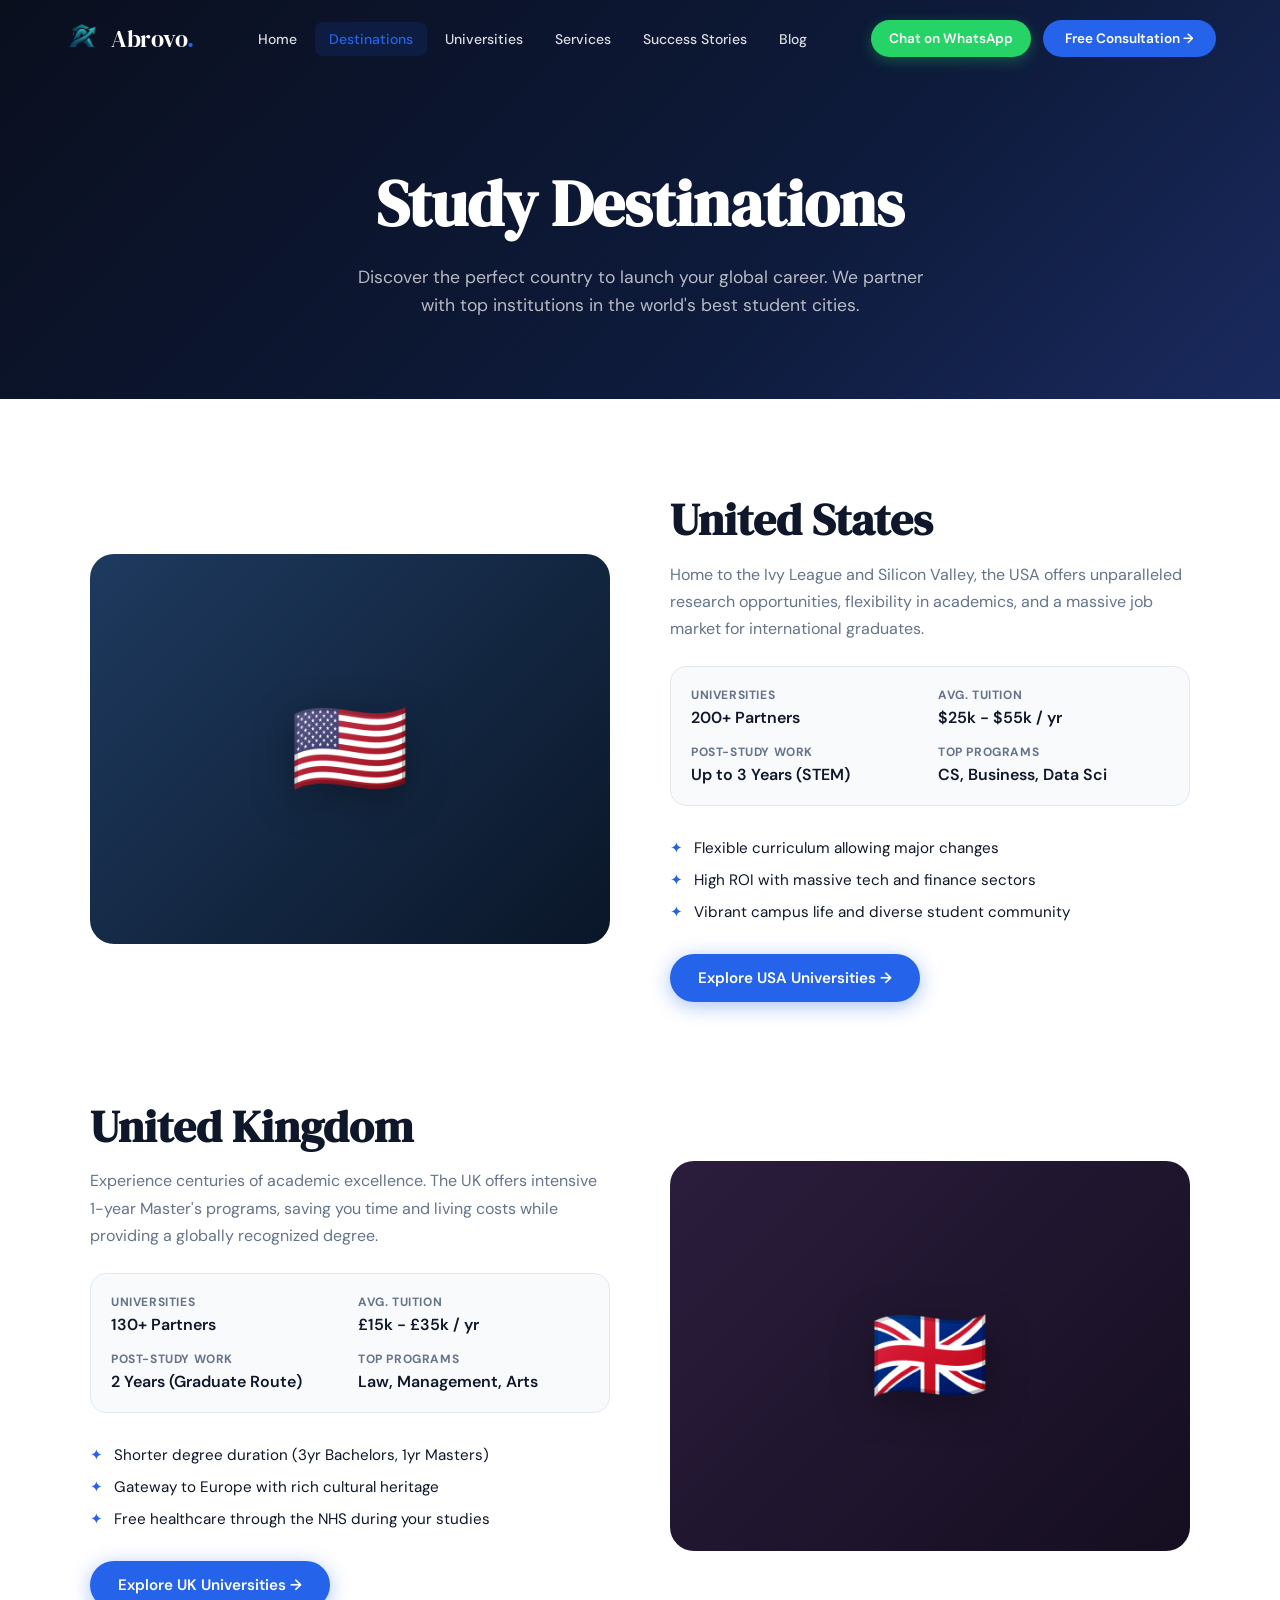
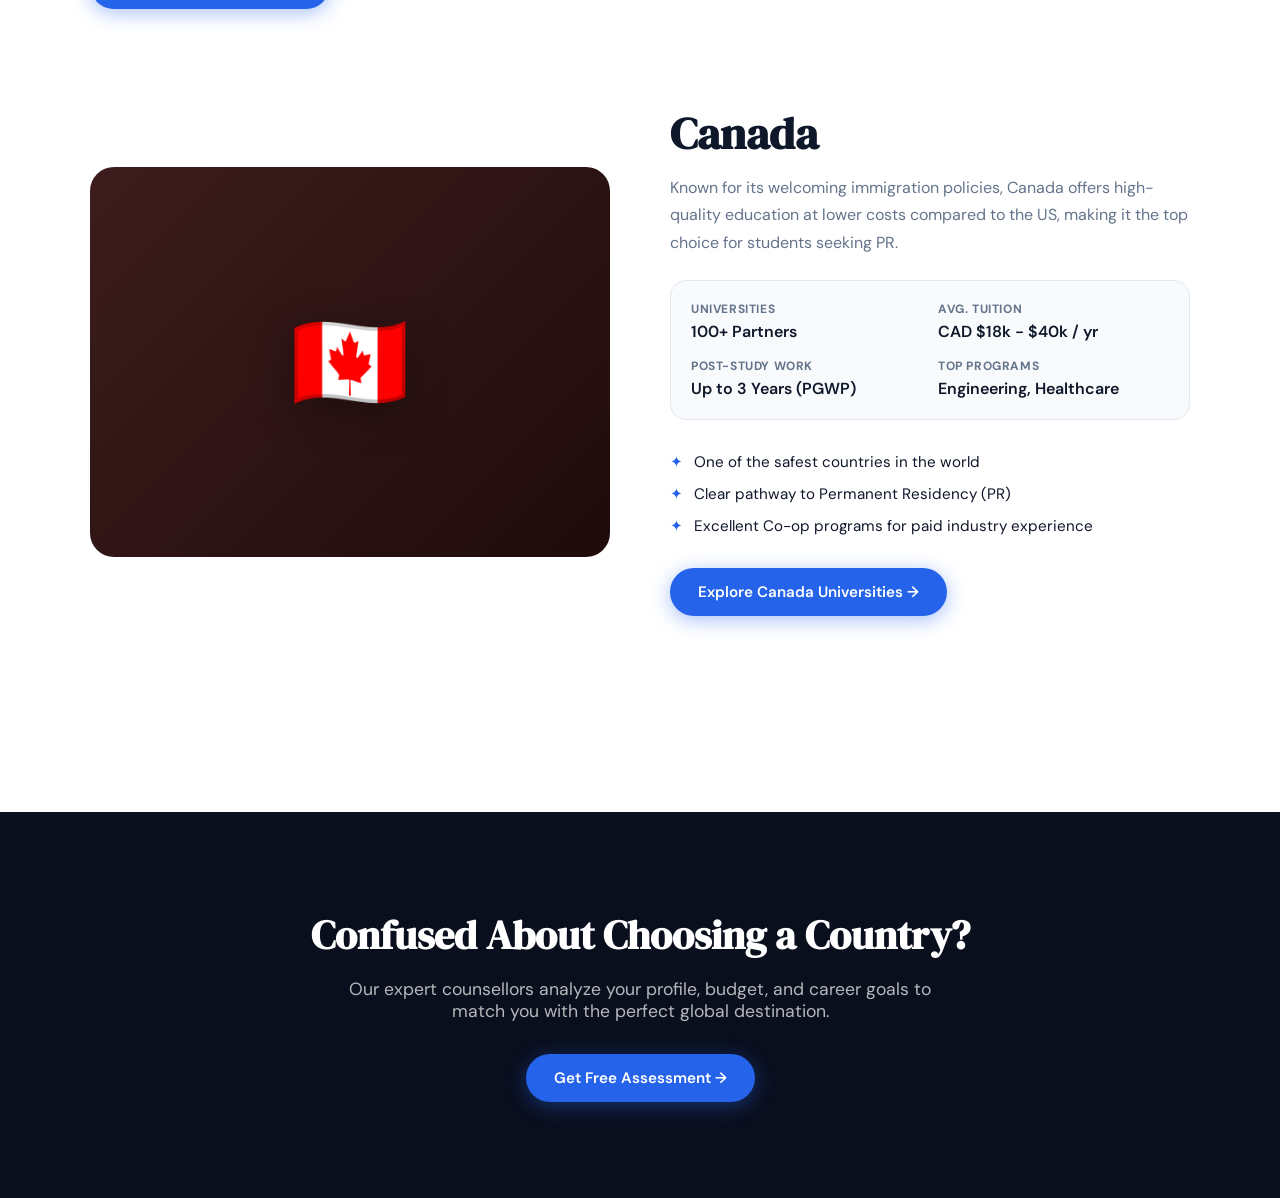
<file: destinations.html>
<!DOCTYPE html>
<html lang="en">
<head>
  <meta charset="UTF-8" />
  <meta name="viewport" content="width=device-width, initial-scale=1.0" />
  <title>Destinations | Abrovo — Study Abroad Counselling</title>
  <link rel="icon" type="image/png" href="assets/favicon.png" />
  <link rel="preconnect" href="https://fonts.googleapis.com" />
  <link rel="preconnect" href="https://fonts.gstatic.com" crossorigin />
  <link href="https://fonts.googleapis.com/css2?family=DM+Serif+Display:ital@0;1&family=DM+Sans:ital,opsz,wght@0,9..40,300;0,9..40,400;0,9..40,500;0,9..40,600;0,9..40,700;1,9..40,400&family=JetBrains+Mono:wght@400;600&display=swap" rel="stylesheet" />
  
  <link rel="stylesheet" href="css/style.css" />

  <style>
    /* =========================================
       PAGE-SPECIFIC STYLES (Destinations)
    ========================================= */
    .page-hero { background: linear-gradient(135deg, var(--bg-dark) 0%, #0d1a3a 60%, #1a2a5e 100%); padding: 160px 5% 80px; text-align: center; color: #fff; position: relative; }
    .page-hero h1 { font-family: var(--font-display); font-size: clamp(2.5rem, 5vw, 4rem); margin-bottom: 16px; opacity: 0; animation: fadeUpHero 0.8s forwards; }
    .page-hero p { font-size: 1.1rem; color: rgba(255,255,255,0.7); max-width: 600px; margin: 0 auto; opacity: 0; animation: fadeUpHero 0.8s 0.2s forwards; line-height: 1.6; }
    @keyframes fadeUpHero { from { opacity: 0; transform: translateY(30px); } to { opacity: 1; transform: translateY(0); } }

    .dest-list { padding: 96px 5%; background: var(--bg-white); }
    .country-block { display: flex; align-items: center; max-width: 1100px; margin: 0 auto 100px; gap: 60px; }
    .country-block:nth-child(even) { flex-direction: row-reverse; }
    
    .cb-image { flex: 1; position: relative; border-radius: 24px; overflow: hidden; aspect-ratio: 4/3; background: var(--bg-dark); }
    /* Beautiful CSS Gradients replacing heavy images for performance */
    #usa .cb-image { background: linear-gradient(135deg, #1e3a5f 0%, #0a1628 100%); }
    #uk .cb-image { background: linear-gradient(135deg, #2b1d3d 0%, #150e20 100%); }
    #can .cb-image { background: linear-gradient(135deg, #3d1d1d 0%, #1f0b0b 100%); }
    #aus .cb-image { background: linear-gradient(135deg, #1d3d2a 0%, #0c1f13 100%); }
    
    .cb-image-inner { position: absolute; inset: 0; display: flex; align-items: center; justify-content: center; font-size: 6rem; filter: drop-shadow(0 10px 20px rgba(0,0,0,0.3)); }
    
    .cb-content { flex: 1; }
    .cb-title { font-family: var(--font-display); font-size: 2.8rem; color: var(--text-primary); margin-bottom: 16px; line-height: 1.1; }
    .cb-desc { font-size: 1rem; color: var(--text-secondary); line-height: 1.7; margin-bottom: 24px; }
    
    .cb-stats { display: grid; grid-template-columns: 1fr 1fr; gap: 16px; margin-bottom: 32px; padding: 20px; background: var(--card-bg); border-radius: 16px; border: 1px solid var(--border); }
    .cb-stat-label { font-size: 0.75rem; color: var(--text-secondary); text-transform: uppercase; letter-spacing: 0.05em; margin-bottom: 4px; font-weight: 700; }
    .cb-stat-value { font-size: 1rem; color: var(--text-primary); font-weight: 600; }
    
    .cb-perks { list-style: none; margin-bottom: 32px; }
    .cb-perks li { position: relative; padding-left: 24px; margin-bottom: 12px; font-size: 0.95rem; color: var(--text-primary); }
    .cb-perks li::before { content: '✦'; position: absolute; left: 0; top: 0; color: var(--accent); }

    .final-cta { padding: 96px 5%; background: var(--bg-dark); text-align: center; color: #fff; }
    .final-cta h2 { font-family: var(--font-display); font-size: 2.5rem; margin-bottom: 16px; }
    .final-cta p { font-size: 1.1rem; color: rgba(255,255,255,0.7); max-width: 600px; margin: 0 auto 32px; }

    @media (max-width: 900px) {
      .country-block, .country-block:nth-child(even) { flex-direction: column; text-align: center; gap: 40px; margin-bottom: 80px; }
      .cb-image { width: 100%; max-width: 500px; margin: 0 auto; }
      .cb-perks li { text-align: left; }
    }
  </style>
</head>
<body class="dark-hero">

  <nav class="navbar" id="navbar">
    <div class="nav-inner">
      <a href="index.html" class="logo">
        <img src="assets/favicon.png" alt="Abrovo Icon">
        <span class="logo-text">Abrovo<span class="logo-dot">.</span></span>
      </a>
      <ul class="nav-links">
        <li><a href="index.html" class="nav-link">Home</a></li>
        <li><a href="destinations.html" class="nav-link active">Destinations</a></li>
        <li><a href="universities.html" class="nav-link">Universities</a></li>
        <li><a href="services.html" class="nav-link">Services</a></li>
        <li><a href="stories.html" class="nav-link">Success Stories</a></li>
        <li><a href="blog.html" class="nav-link">Blog</a></li>
      </ul>
      <div class="nav-actions">
        <a href="https://api.whatsapp.com/send/?phone=919748892883&text=Hi%21+I%27m+interested+in+studying+abroad.+Can+you+guide+me%3F&type=phone_number&app_absent=0" target="_blank" class="btn-wa">Chat on WhatsApp</a>
        <a href="#" class="btn-cta desktop-only" data-consult>Free Consultation →</a>
        <button class="hamburger" id="hamburger"><span></span><span></span><span></span></button>
      </div>
    </div>
  </nav>

  <div class="mobile-menu" id="mobileMenu">
    <ul>
      <li><a href="index.html" class="mob-link">Home</a></li>
      <li><a href="destinations.html" class="mob-link active">Destinations</a></li>
      <li><a href="universities.html" class="mob-link">Universities</a></li>
      <li><a href="services.html" class="mob-link">Services</a></li>
      <li><a href="stories.html" class="mob-link">Success Stories</a></li>
      <li><a href="blog.html" class="mob-link">Blog</a></li>
    </ul>
  </div>

  <section class="page-hero">
    <h1>Study Destinations</h1>
    <p>Discover the perfect country to launch your global career. We partner with top institutions in the world's best student cities.</p>
  </section>

  <section class="dest-list">
    
    <div class="country-block" id="usa">
      <div class="cb-image fade-up"><div class="cb-image-inner">🇺🇸</div></div>
      <div class="cb-content fade-up delay-1">
        <h2 class="cb-title">United States</h2>
        <p class="cb-desc">Home to the Ivy League and Silicon Valley, the USA offers unparalleled research opportunities, flexibility in academics, and a massive job market for international graduates.</p>
        <div class="cb-stats">
          <div><div class="cb-stat-label">Universities</div><div class="cb-stat-value">200+ Partners</div></div>
          <div><div class="cb-stat-label">Avg. Tuition</div><div class="cb-stat-value">$25k - $55k / yr</div></div>
          <div><div class="cb-stat-label">Post-Study Work</div><div class="cb-stat-value">Up to 3 Years (STEM)</div></div>
          <div><div class="cb-stat-label">Top Programs</div><div class="cb-stat-value">CS, Business, Data Sci</div></div>
        </div>
        <ul class="cb-perks">
          <li>Flexible curriculum allowing major changes</li>
          <li>High ROI with massive tech and finance sectors</li>
          <li>Vibrant campus life and diverse student community</li>
        </ul>
        <a href="universities.html" class="btn-primary">Explore USA Universities →</a>
      </div>
    </div>

    <div class="country-block" id="uk">
      <div class="cb-image fade-up"><div class="cb-image-inner">🇬🇧</div></div>
      <div class="cb-content fade-up delay-1">
        <h2 class="cb-title">United Kingdom</h2>
        <p class="cb-desc">Experience centuries of academic excellence. The UK offers intensive 1-year Master's programs, saving you time and living costs while providing a globally recognized degree.</p>
        <div class="cb-stats">
          <div><div class="cb-stat-label">Universities</div><div class="cb-stat-value">130+ Partners</div></div>
          <div><div class="cb-stat-label">Avg. Tuition</div><div class="cb-stat-value">£15k - £35k / yr</div></div>
          <div><div class="cb-stat-label">Post-Study Work</div><div class="cb-stat-value">2 Years (Graduate Route)</div></div>
          <div><div class="cb-stat-label">Top Programs</div><div class="cb-stat-value">Law, Management, Arts</div></div>
        </div>
        <ul class="cb-perks">
          <li>Shorter degree duration (3yr Bachelors, 1yr Masters)</li>
          <li>Gateway to Europe with rich cultural heritage</li>
          <li>Free healthcare through the NHS during your studies</li>
        </ul>
        <a href="universities.html" class="btn-primary">Explore UK Universities →</a>
      </div>
    </div>

    <div class="country-block" id="can">
      <div class="cb-image fade-up"><div class="cb-image-inner">🇨🇦</div></div>
      <div class="cb-content fade-up delay-1">
        <h2 class="cb-title">Canada</h2>
        <p class="cb-desc">Known for its welcoming immigration policies, Canada offers high-quality education at lower costs compared to the US, making it the top choice for students seeking PR.</p>
        <div class="cb-stats">
          <div><div class="cb-stat-label">Universities</div><div class="cb-stat-value">100+ Partners</div></div>
          <div><div class="cb-stat-label">Avg. Tuition</div><div class="cb-stat-value">CAD $18k - $40k / yr</div></div>
          <div><div class="cb-stat-label">Post-Study Work</div><div class="cb-stat-value">Up to 3 Years (PGWP)</div></div>
          <div><div class="cb-stat-label">Top Programs</div><div class="cb-stat-value">Engineering, Healthcare</div></div>
        </div>
        <ul class="cb-perks">
          <li>One of the safest countries in the world</li>
          <li>Clear pathway to Permanent Residency (PR)</li>
          <li>Excellent Co-op programs for paid industry experience</li>
        </ul>
        <a href="universities.html" class="btn-primary">Explore Canada Universities →</a>
      </div>
    </div>

  </section>

  <section class="final-cta">
    <div class="fade-up">
      <h2>Confused About Choosing a Country?</h2>
      <p>Our expert counsellors analyze your profile, budget, and career goals to match you with the perfect global destination.</p>
      <button class="btn-primary" data-consult>Get Free Assessment →</button>
    </div>
  </section>

  <div class="consult-overlay" id="globalConsultModal">
    <div class="consult-modal">
      <div class="consult-header">
        <div><h2>Book Free Assessment</h2><p>Our experts will contact you shortly</p></div>
        <button class="consult-close" id="closeConsultModal">✕</button>
      </div>
      <form id="consultForm">
        <div class="cform-group"><label>Name</label><input type="text" required></div>
        <div class="cform-group"><label>Phone</label><input type="tel" required></div>
        <button type="submit" class="cform-submit">Submit</button>
      </form>
    </div>
  </div>

  <script src="js/main.js"></script>
</body>
</html>
</file>
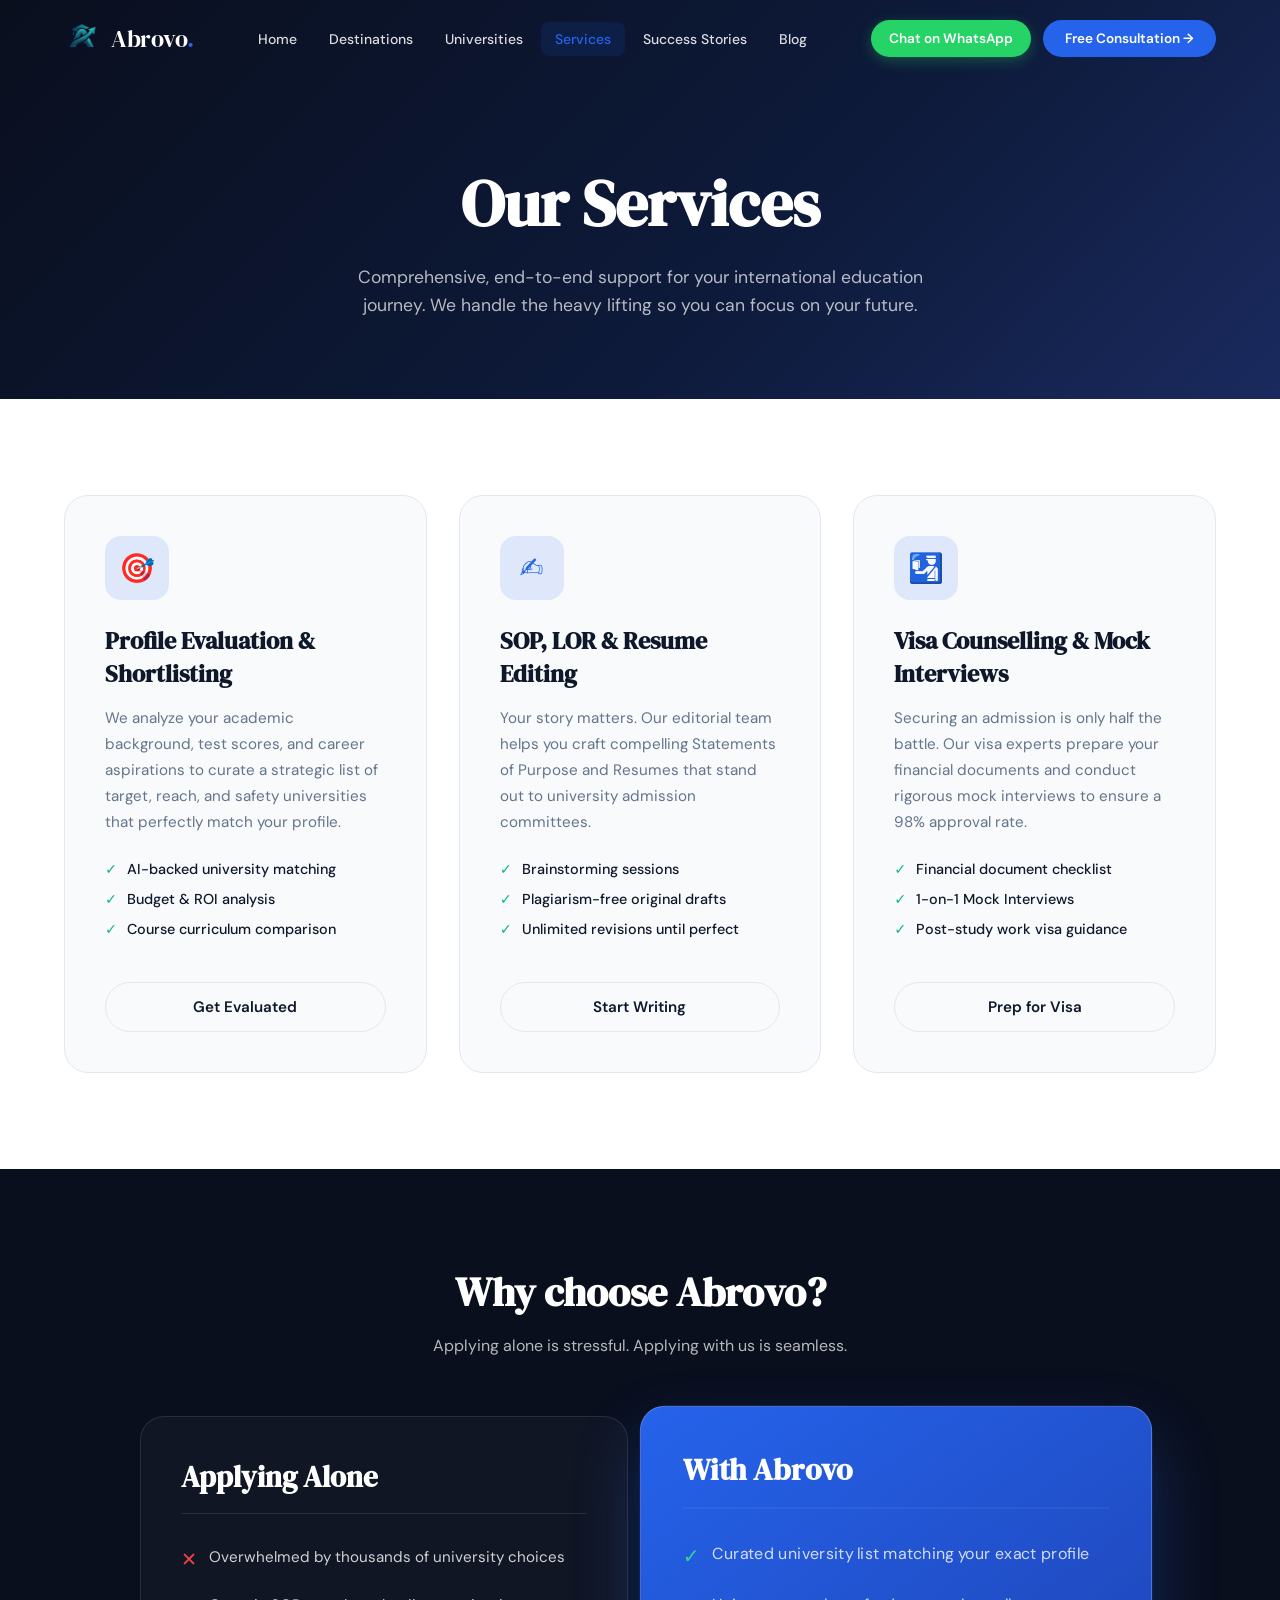
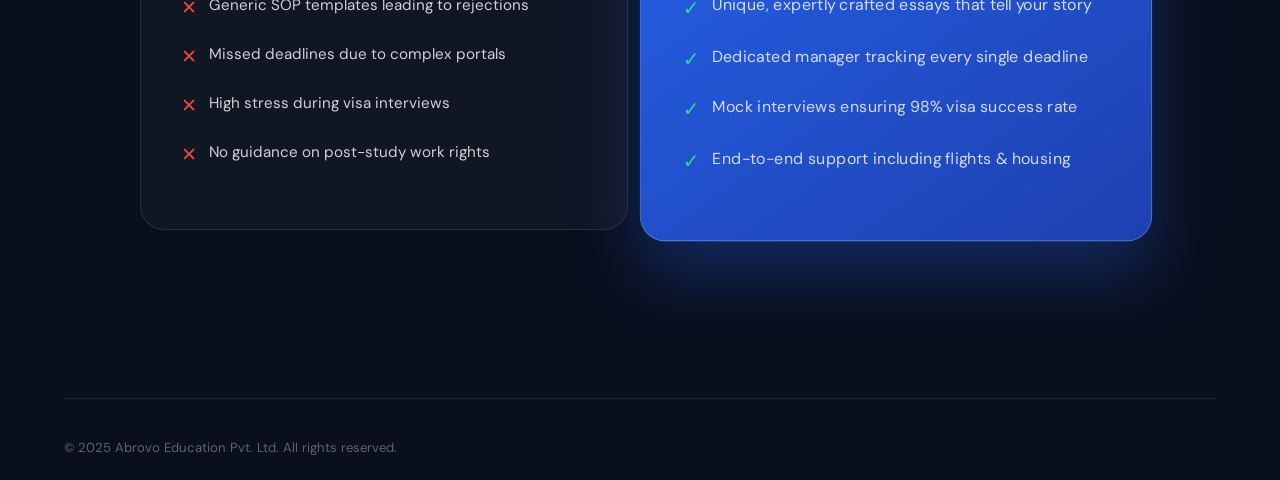
<file: services.html>
<!DOCTYPE html>
<html lang="en">
<head>
  <meta charset="UTF-8" />
  <meta name="viewport" content="width=device-width, initial-scale=1.0" />
  <title>Services | Abrovo — Study Abroad Counselling</title>
  <link rel="icon" type="image/png" href="assets/favicon.png" />
  <link rel="preconnect" href="https://fonts.googleapis.com" />
  <link rel="preconnect" href="https://fonts.gstatic.com" crossorigin />
  <link href="https://fonts.googleapis.com/css2?family=DM+Serif+Display:ital@0;1&family=DM+Sans:ital,opsz,wght@0,9..40,300;0,9..40,400;0,9..40,500;0,9..40,600;0,9..40,700;1,9..40,400&family=JetBrains+Mono:wght@400;600&display=swap" rel="stylesheet" />
  
  <link rel="stylesheet" href="css/style.css" />

  <style>
    /* =========================================
       PAGE-SPECIFIC STYLES (Services)
    ========================================= */
    .page-hero { background: linear-gradient(135deg, var(--bg-dark) 0%, #0d1a3a 60%, #1a2a5e 100%); padding: 160px 5% 80px; text-align: center; color: #fff; position: relative; overflow: hidden; }
    .page-hero h1 { font-family: var(--font-display); font-size: clamp(2.5rem, 5vw, 4rem); margin-bottom: 16px; opacity: 0; animation: fadeUpHero 0.8s forwards; }
    .page-hero p { font-size: 1.1rem; color: rgba(255,255,255,0.7); max-width: 600px; margin: 0 auto; opacity: 0; animation: fadeUpHero 0.8s 0.2s forwards; line-height: 1.6; }
    @keyframes fadeUpHero { from { opacity: 0; transform: translateY(30px); } to { opacity: 1; transform: translateY(0); } }

    .detailed-services { padding: 96px 5%; background: var(--bg-white); }
    .srv-grid { display: grid; grid-template-columns: repeat(auto-fit, minmax(320px, 1fr)); gap: 32px; max-width: 1200px; margin: 0 auto; }
    .srv-card { padding: 40px; border-radius: 24px; background: var(--card-bg); border: 1px solid var(--border); transition: all 0.3s ease; display: flex; flex-direction: column; }
    .srv-card:hover { transform: translateY(-6px); box-shadow: 0 24px 48px rgba(15,23,42,0.08); border-color: rgba(37,99,235,0.2); background: #fff; }
    .srv-icon { width: 64px; height: 64px; border-radius: 16px; background: var(--accent-light); color: var(--accent); display: flex; align-items: center; justify-content: center; font-size: 1.8rem; margin-bottom: 24px; }
    .srv-card h3 { font-family: var(--font-display); font-size: 1.5rem; margin-bottom: 16px; color: var(--text-primary); }
    .srv-card p { font-size: 0.95rem; color: var(--text-secondary); line-height: 1.7; margin-bottom: 24px; flex-grow: 1; }
    .srv-list { list-style: none; margin-bottom: 32px; }
    .srv-list li { display: flex; align-items: center; gap: 10px; font-size: 0.9rem; color: var(--text-primary); margin-bottom: 12px; font-weight: 500; }
    .srv-list li::before { content: '✓'; color: var(--success); font-weight: bold; }

    .compare-section { padding: 96px 5%; background: var(--bg-dark); color: #fff; text-align: center; }
    .compare-wrapper { display: flex; max-width: 1000px; margin: 60px auto 0; gap: 24px; flex-wrap: wrap; }
    .compare-card { flex: 1; min-width: 300px; border-radius: 24px; padding: 40px; text-align: left; }
    .compare-card:not(.abrovo) { background: rgba(255,255,255,0.03); border: 1px solid rgba(255,255,255,0.1); }
    .compare-card.abrovo { background: linear-gradient(145deg, var(--accent), #1e40af); border: 1px solid rgba(255,255,255,0.2); box-shadow: 0 32px 64px rgba(37,99,235,0.3); transform: scale(1.05); }
    .compare-card h3 { font-family: var(--font-display); font-size: 1.8rem; margin-bottom: 32px; padding-bottom: 16px; border-bottom: 1px solid rgba(255,255,255,0.1); }
    .compare-item { display: flex; align-items: flex-start; gap: 12px; margin-bottom: 20px; font-size: 0.95rem; line-height: 1.5; color: rgba(255,255,255,0.8); }
    .compare-item.bad::before { content: '✕'; color: #ef4444; font-weight: bold; font-size: 1.2rem; }
    .compare-item.good::before { content: '✓'; color: #34d399; font-weight: bold; font-size: 1.2rem; }

    @media (max-width: 768px) {
      .compare-wrapper { flex-direction: column; }
      .compare-card.abrovo { transform: scale(1); }
    }
  </style>
</head>
<body class="dark-hero">

  <nav class="navbar" id="navbar">
    <div class="nav-inner">
      <a href="index.html" class="logo">
        <img src="assets/favicon.png" alt="Abrovo Icon">
        <span class="logo-text">Abrovo<span class="logo-dot">.</span></span>
      </a>
      <ul class="nav-links">
        <li><a href="index.html" class="nav-link">Home</a></li>
        <li><a href="destinations.html" class="nav-link">Destinations</a></li>
        <li><a href="universities.html" class="nav-link">Universities</a></li>
        <li><a href="services.html" class="nav-link active">Services</a></li>
        <li><a href="stories.html" class="nav-link">Success Stories</a></li>
        <li><a href="blog.html" class="nav-link">Blog</a></li>
      </ul>
      <div class="nav-actions">
        <a href="https://api.whatsapp.com/send/?phone=919748892883&text=Hi%21+I%27m+interested+in+studying+abroad.+Can+you+guide+me%3F&type=phone_number&app_absent=0" target="_blank" class="btn-wa">Chat on WhatsApp</a>
        <a href="#" class="btn-cta desktop-only" data-consult>Free Consultation →</a>
        <button class="hamburger" id="hamburger"><span></span><span></span><span></span></button>
      </div>
    </div>
  </nav>

  <div class="mobile-menu" id="mobileMenu">
    <ul>
      <li><a href="index.html" class="mob-link">Home</a></li>
      <li><a href="destinations.html" class="mob-link">Destinations</a></li>
      <li><a href="universities.html" class="mob-link">Universities</a></li>
      <li><a href="services.html" class="mob-link active">Services</a></li>
      <li><a href="stories.html" class="mob-link">Success Stories</a></li>
      <li><a href="blog.html" class="mob-link">Blog</a></li>
    </ul>
    <div class="mob-actions">
      <a href="#" class="btn-cta" data-consult style="justify-content:center;">Free Consultation →</a>
    </div>
  </div>

  <section class="page-hero">
    <h1>Our Services</h1>
    <p>Comprehensive, end-to-end support for your international education journey. We handle the heavy lifting so you can focus on your future.</p>
  </section>

  <section class="detailed-services">
    <div class="srv-grid">
      <div class="srv-card fade-up">
        <div class="srv-icon">🎯</div>
        <h3>Profile Evaluation & Shortlisting</h3>
        <p>We analyze your academic background, test scores, and career aspirations to curate a strategic list of target, reach, and safety universities that perfectly match your profile.</p>
        <ul class="srv-list">
          <li>AI-backed university matching</li>
          <li>Budget & ROI analysis</li>
          <li>Course curriculum comparison</li>
        </ul>
        <a href="#" class="btn-secondary" style="color:var(--text-primary); border-color:var(--border);" data-consult>Get Evaluated</a>
      </div>
      
      <div class="srv-card fade-up delay-1">
        <div class="srv-icon">✍️</div>
        <h3>SOP, LOR & Resume Editing</h3>
        <p>Your story matters. Our editorial team helps you craft compelling Statements of Purpose and Resumes that stand out to university admission committees.</p>
        <ul class="srv-list">
          <li>Brainstorming sessions</li>
          <li>Plagiarism-free original drafts</li>
          <li>Unlimited revisions until perfect</li>
        </ul>
        <a href="#" class="btn-secondary" style="color:var(--text-primary); border-color:var(--border);" data-consult>Start Writing</a>
      </div>

      <div class="srv-card fade-up delay-2">
        <div class="srv-icon">🛂</div>
        <h3>Visa Counselling & Mock Interviews</h3>
        <p>Securing an admission is only half the battle. Our visa experts prepare your financial documents and conduct rigorous mock interviews to ensure a 98% approval rate.</p>
        <ul class="srv-list">
          <li>Financial document checklist</li>
          <li>1-on-1 Mock Interviews</li>
          <li>Post-study work visa guidance</li>
        </ul>
        <a href="#" class="btn-secondary" style="color:var(--text-primary); border-color:var(--border);" data-consult>Prep for Visa</a>
      </div>
    </div>
  </section>

  <section class="compare-section">
    <h2 style="font-family: var(--font-display); font-size: 2.5rem; margin-bottom: 16px;" class="fade-up">Why choose Abrovo?</h2>
    <p style="color: rgba(255,255,255,0.7);" class="fade-up delay-1">Applying alone is stressful. Applying with us is seamless.</p>
    
    <div class="compare-wrapper">
      <div class="compare-card fade-up delay-2">
        <h3>Applying Alone</h3>
        <div class="compare-item bad">Overwhelmed by thousands of university choices</div>
        <div class="compare-item bad">Generic SOP templates leading to rejections</div>
        <div class="compare-item bad">Missed deadlines due to complex portals</div>
        <div class="compare-item bad">High stress during visa interviews</div>
        <div class="compare-item bad">No guidance on post-study work rights</div>
      </div>
      <div class="compare-card abrovo fade-up delay-3">
        <h3>With Abrovo</h3>
        <div class="compare-item good">Curated university list matching your exact profile</div>
        <div class="compare-item good">Unique, expertly crafted essays that tell your story</div>
        <div class="compare-item good">Dedicated manager tracking every single deadline</div>
        <div class="compare-item good">Mock interviews ensuring 98% visa success rate</div>
        <div class="compare-item good">End-to-end support including flights & housing</div>
      </div>
    </div>
  </section>

  <footer class="footer">
    <div class="footer-bottom" style="text-align:center; padding-top:40px; border-top:1px solid rgba(255,255,255,0.1);">
        <p class="footer-copyright">&copy; 2025 Abrovo Education Pvt. Ltd. All rights reserved.</p>
    </div>
  </footer>

  <div class="consult-overlay" id="globalConsultModal">
    <div class="consult-modal">
      <div class="consult-header">
        <div><h2>Book Free Consultation</h2><p>Our experts will contact you shortly</p></div>
        <button class="consult-close" id="closeConsultModal">✕</button>
      </div>
      <form id="consultForm">
        <div class="cform-group"><label>Full Name</label><input type="text" required placeholder="John Doe"></div>
        <div class="cform-group"><label>Phone</label><input type="tel" required placeholder="+91 98765 43210"></div>
        <button type="submit" class="cform-submit">Submit Request</button>
      </form>
    </div>
  </div>

  <script src="js/main.js"></script>
</body>
</html>
</file>
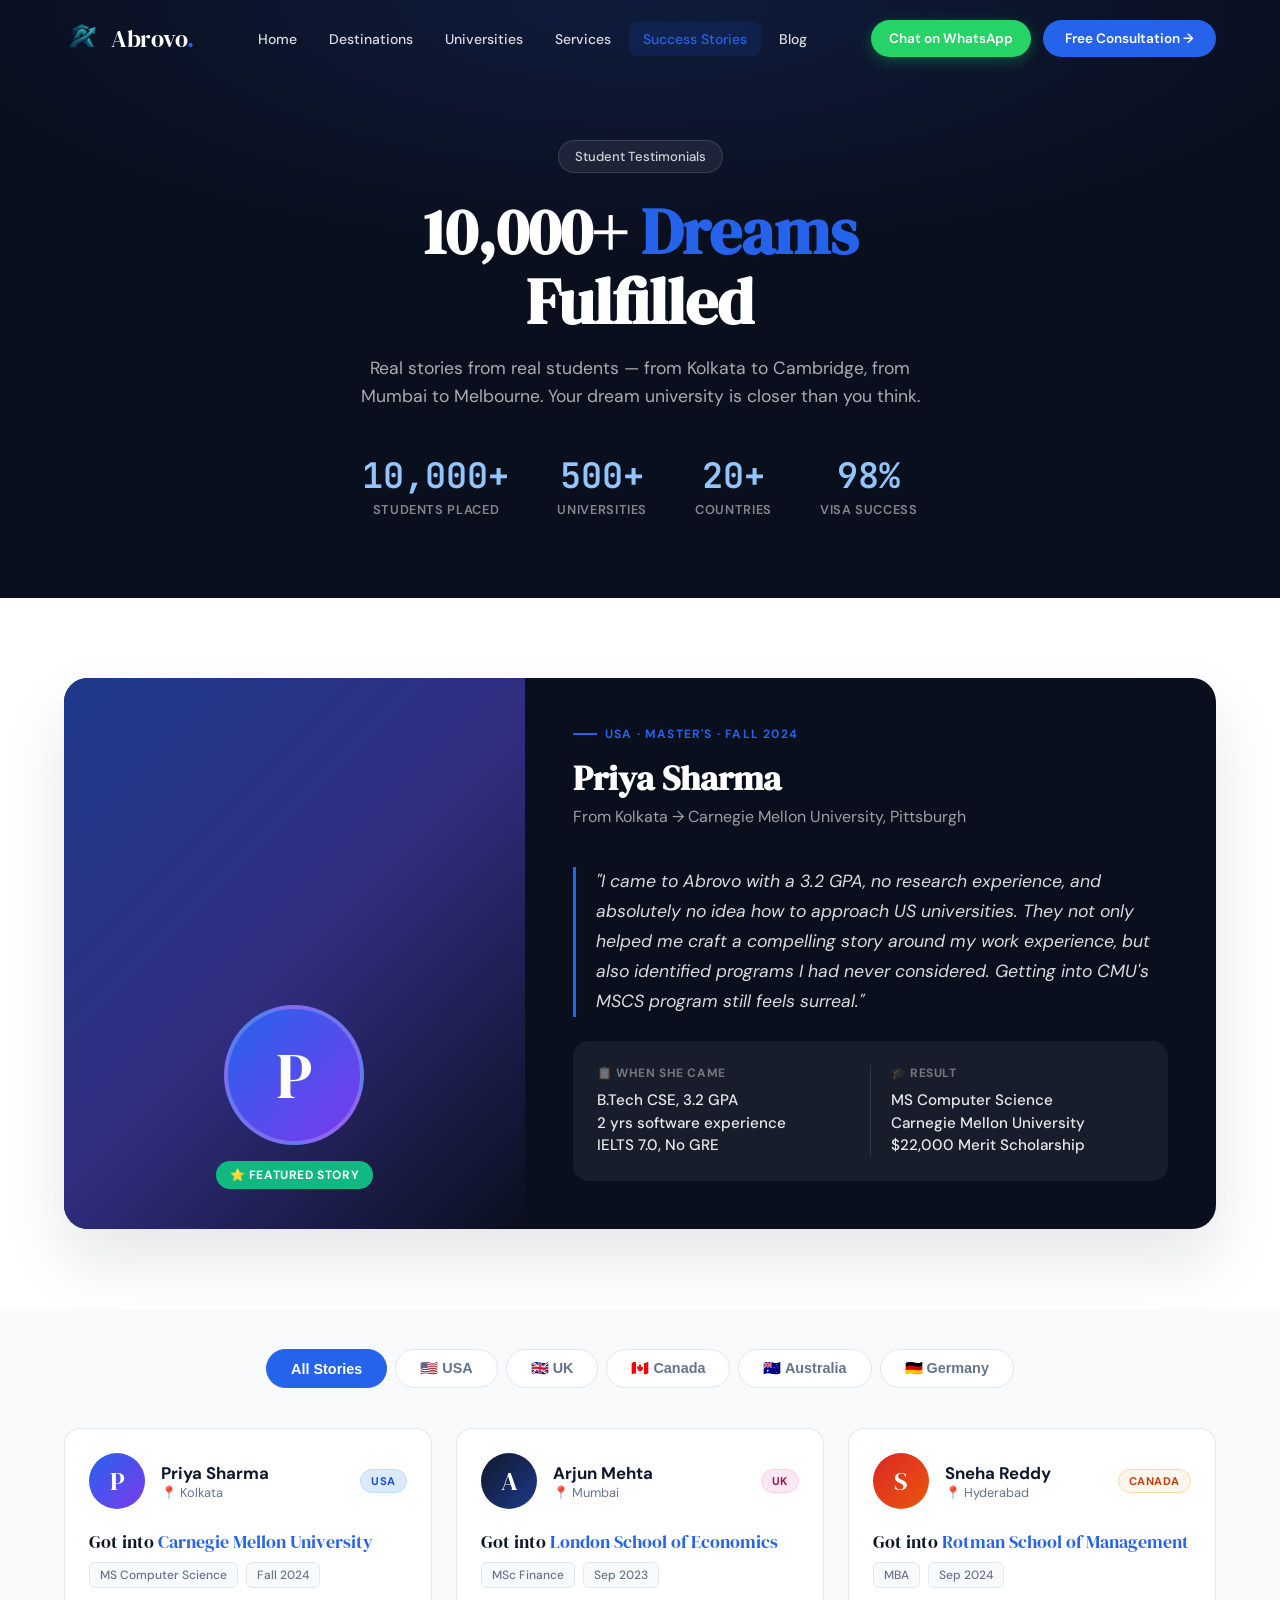
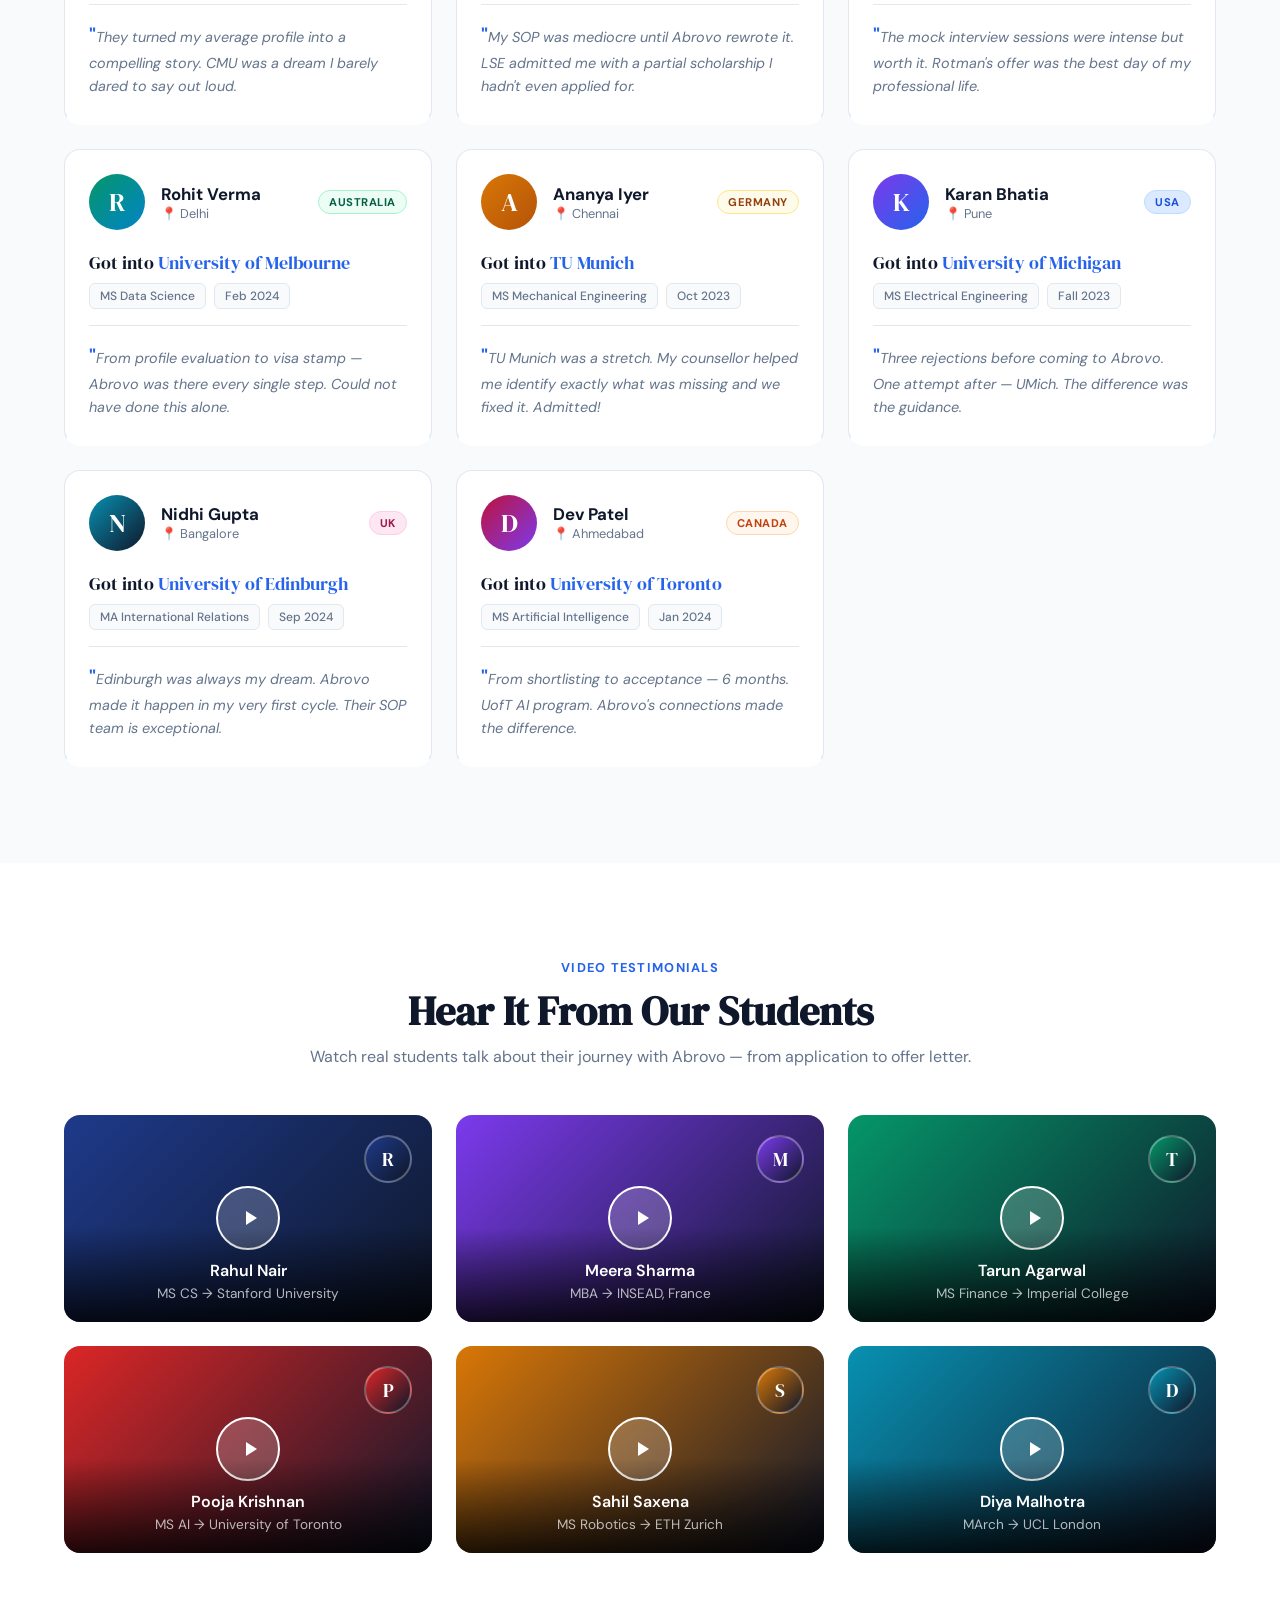
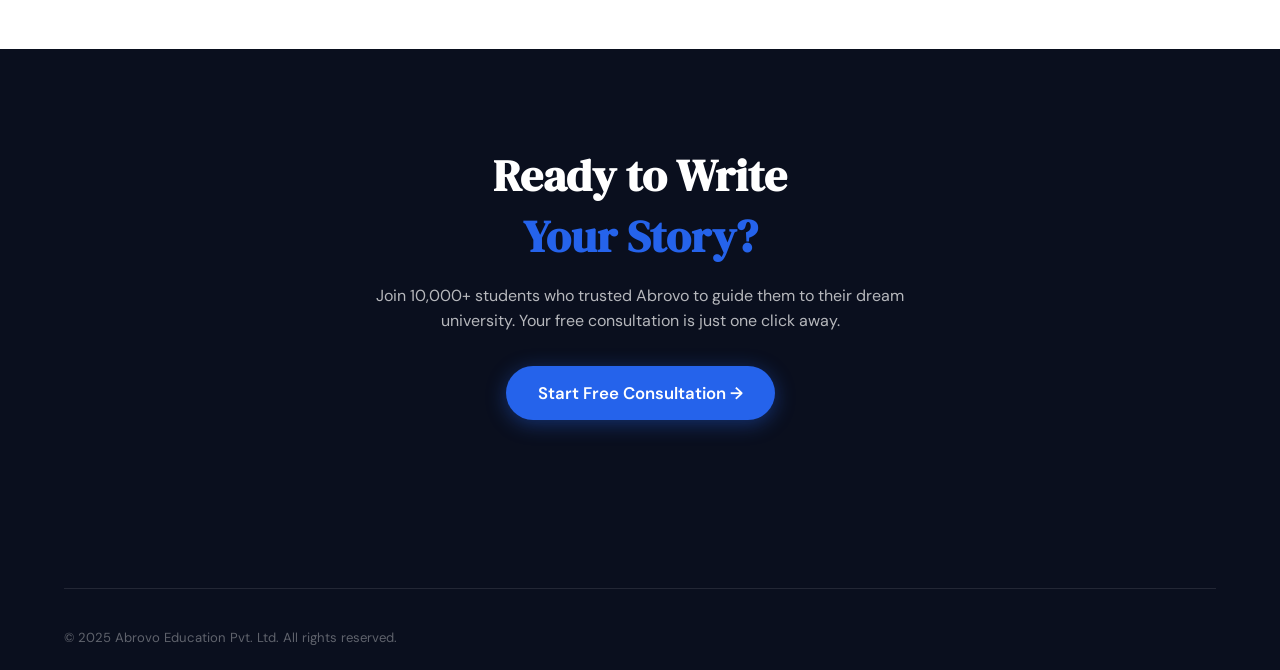
<file: stories.html>
<!DOCTYPE html>
<html lang="en">
<head>
  <meta charset="UTF-8" />
  <meta name="viewport" content="width=device-width, initial-scale=1.0" />
  <title>Success Stories | Abrovo — Study Abroad Counselling</title>
  <link rel="icon" type="image/png" href="assets/favicon.png" />
  <link rel="preconnect" href="https://fonts.googleapis.com" />
  <link rel="preconnect" href="https://fonts.gstatic.com" crossorigin />
  <link href="https://fonts.googleapis.com/css2?family=DM+Serif+Display:ital@0;1&family=DM+Sans:ital,opsz,wght@0,9..40,300;0,9..40,400;0,9..40,500;0,9..40,600;0,9..40,700;1,9..40,400&family=JetBrains+Mono:wght@400;600&display=swap" rel="stylesheet" />
  
  <link rel="stylesheet" href="css/style.css" />

  <style>
    /* =========================================
       PAGE-SPECIFIC STYLES (Stories)
    ========================================= */
    .page-hero { background: var(--bg-dark); padding: 140px 5% 80px; text-align: center; position: relative; overflow: hidden; }
    .page-hero::before { content: ''; position: absolute; inset: 0; background: radial-gradient(ellipse 80% 60% at 50% 0%, rgba(37,99,235,0.15) 0%, transparent 70%); pointer-events: none; }
    .hero-badge { display: inline-flex; align-items: center; gap: 8px; padding: 7px 16px; background: var(--glass); border: 1px solid var(--glass-border); border-radius: 50px; color: rgba(255,255,255,0.8); font-size: 0.82rem; font-weight: 500; margin-bottom: 24px; position: relative; z-index: 2; }
    .page-hero h1 { font-family: var(--font-display); font-size: clamp(2.5rem, 5vw, 4rem); color: #fff; margin-bottom: 16px; position: relative; z-index: 2; line-height: 1.1; }
    .page-hero h1 em { color: var(--accent); font-style: normal; }
    .page-hero p { font-size: 1.1rem; color: rgba(255,255,255,0.65); max-width: 600px; margin: 0 auto; line-height: 1.6; position: relative; z-index: 2; }

    /* Stats Band */
    .hero-stats { display: flex; justify-content: center; gap: 48px; flex-wrap: wrap; margin-top: 48px; position: relative; z-index: 2; }
    .hero-stat { text-align: center; }
    .hero-stat .num { font-family: var(--font-mono); font-size: 2.2rem; font-weight: 600; color: #93c5fd; line-height: 1; }
    .hero-stat .label { font-size: 0.8rem; color: rgba(255,255,255,0.5); margin-top: 8px; font-weight: 600; text-transform: uppercase; letter-spacing: 0.05em; }

    /* Featured Story */
    .featured-section { padding: 80px 5%; background: var(--bg-white); }
    .featured-card { background: var(--bg-dark); border-radius: 24px; overflow: hidden; display: grid; grid-template-columns: 1fr 1.5fr; max-width: 1200px; margin: 0 auto; box-shadow: 0 32px 64px rgba(10,15,30,0.1); }
    .featured-photo { background: linear-gradient(135deg, #1e3a8a 0%, #312e81 50%, #0A0F1E 100%); display: flex; align-items: flex-end; justify-content: center; padding: 40px; position: relative; }
    .featured-avatar { width: 140px; height: 140px; border-radius: 50%; background: linear-gradient(135deg, var(--accent), #7c3aed); display: flex; align-items: center; justify-content: center; font-family: var(--font-display); font-size: 4rem; color: #fff; border: 4px solid rgba(255,255,255,0.2); margin: 0 auto 16px; }
    .featured-tag { background: var(--success); color: #fff; font-size: 0.75rem; font-weight: 700; padding: 6px 14px; border-radius: 100px; text-transform: uppercase; letter-spacing: 0.05em; display: inline-block; }
    .featured-content { padding: 48px; color: #fff; display: flex; flex-direction: column; justify-content: center; }
    .featured-label { font-size: 0.75rem; font-weight: 700; letter-spacing: 0.1em; text-transform: uppercase; color: var(--accent); margin-bottom: 12px; display: flex; align-items: center; gap: 8px; }
    .featured-label::before { content: ''; width: 24px; height: 2px; background: var(--accent); }
    .featured-content h2 { font-family: var(--font-display); font-size: 2.2rem; margin-bottom: 4px; }
    .featured-quote { font-size: 1.1rem; line-height: 1.7; color: rgba(255,255,255,0.85); font-style: italic; border-left: 3px solid var(--accent); padding-left: 20px; margin: 24px 0; }

    /* Before & After */
    .before-after { display: grid; grid-template-columns: 1fr 1px 1fr; gap: 20px; background: rgba(255,255,255,0.06); border-radius: 16px; padding: 24px; }
    .ba-label { font-size: 0.75rem; font-weight: 700; text-transform: uppercase; letter-spacing: 0.05em; color: rgba(255,255,255,0.4); margin-bottom: 8px; }
    .ba-value { font-size: 0.95rem; color: rgba(255,255,255,0.9); font-weight: 500; line-height: 1.5; }
    .ba-divider { background: rgba(255,255,255,0.1); width: 1px; height: 100%; }

    /* Stories Grid */
    .stories-section { padding: 40px 5% 96px; background: var(--card-bg); }
    .filter-tabs { display: flex; gap: 8px; flex-wrap: wrap; justify-content: center; margin-bottom: 40px; max-width: 1200px; margin: 0 auto 40px; }
    .filter-tab { padding: 10px 24px; border: 1px solid var(--border); background: #fff; border-radius: 50px; font-weight: 600; font-size: 0.9rem; color: var(--text-secondary); cursor: pointer; transition: all 0.2s; }
    .filter-tab.active, .filter-tab:hover { background: var(--accent); color: #fff; border-color: var(--accent); }
    
    .stories-grid { display: grid; grid-template-columns: repeat(auto-fill, minmax(320px, 1fr)); gap: 24px; max-width: 1200px; margin: 0 auto; }
    .story-card { background: #fff; border-radius: 16px; border: 1px solid var(--border); padding: 24px; transition: transform 0.3s, box-shadow 0.3s; border-bottom: 3px solid transparent; }
    .story-card:hover { transform: translateY(-6px); box-shadow: 0 16px 40px rgba(0,0,0,0.08); border-bottom-color: var(--accent); }
    .story-header { display: flex; align-items: center; gap: 16px; margin-bottom: 20px; }
    .story-avatar { width: 56px; height: 56px; border-radius: 50%; display: flex; align-items: center; justify-content: center; font-family: var(--font-display); font-size: 1.6rem; color: #fff; flex-shrink: 0; }
    .story-meta { flex: 1; }
    .story-name { font-weight: 700; font-size: 1.05rem; color: var(--text-primary); }
    .country-badge { font-size: 0.7rem; font-weight: 700; padding: 4px 10px; border-radius: 50px; text-transform: uppercase; letter-spacing: 0.05em; border: 1px solid; flex-shrink: 0; }
    .country-usa { background: #dbeafe; color: #1d4ed8; border-color: #bfdbfe; }
    .country-uk { background: #fce7f3; color: #9d174d; border-color: #fbcfe8; }
    .country-canada { background: #fff7ed; color: #c2410c; border-color: #fed7aa; }
    .country-australia { background: #ecfdf5; color: #065f46; border-color: #a7f3d0; }
    .country-germany { background: #fffbeb; color: #92400e; border-color: #fde68a; }
    
    .story-uni { font-family: var(--font-display); font-size: 1.15rem; color: var(--text-primary); margin-bottom: 8px; }
    .story-tags { display: flex; gap: 8px; flex-wrap: wrap; margin-bottom: 16px; }
    .tag { background: var(--card-bg); border: 1px solid var(--border); padding: 4px 10px; border-radius: 6px; font-size: 0.75rem; color: var(--text-secondary); font-weight: 500; }
    .story-quote { font-size: 0.9rem; color: var(--text-secondary); line-height: 1.6; font-style: italic; border-top: 1px solid var(--border); padding-top: 16px; }
    .story-quote::before { content: '"'; color: var(--accent); font-size: 1.2rem; font-weight: 700; font-style: normal; }

    /* Videos */
    .video-section { padding: 96px 5%; background: var(--bg-white); }
    .video-grid { display: grid; grid-template-columns: repeat(auto-fill, minmax(320px, 1fr)); gap: 24px; max-width: 1200px; margin: 0 auto; }
    .video-thumb { border-radius: 16px; overflow: hidden; aspect-ratio: 16/9; background: var(--bg-dark); position: relative; cursor: pointer; display: flex; align-items: center; justify-content: center; transition: transform 0.3s, box-shadow 0.3s; }
    .video-thumb:hover { transform: scale(1.03); box-shadow: 0 16px 48px rgba(0,0,0,0.15); }
    .play-btn { width: 64px; height: 64px; border-radius: 50%; background: rgba(255,255,255,0.2); backdrop-filter: blur(8px); border: 2px solid #fff; display: flex; align-items: center; justify-content: center; transition: background 0.2s, transform 0.2s; z-index: 2; position: relative; }
    .video-thumb:hover .play-btn { transform: scale(1.1); background: var(--accent); border-color: var(--accent); }
    
    .video-info-overlay { position: absolute; bottom: 0; left: 0; right: 0; background: linear-gradient(transparent, rgba(0,0,0,0.8)); padding: 32px 20px 20px; z-index: 2; text-align: center; }
    .vname { color: #fff; font-weight: 600; font-size: 1rem; }
    .vuni { color: rgba(255,255,255,0.7); font-size: 0.85rem; margin-top: 4px; }
    
    .video-avatar { position: absolute; top: 20px; right: 20px; width: 48px; height: 48px; border-radius: 50%; border: 2px solid rgba(255,255,255,0.3); display: flex; align-items: center; justify-content: center; font-family: var(--font-display); color: #fff; font-size: 1.2rem; z-index: 2; }

    @media (max-width: 900px) {
      .featured-card { grid-template-columns: 1fr; }
      .featured-photo { padding: 60px 20px; }
      .before-after { grid-template-columns: 1fr; gap: 16px; }
      .ba-divider { display: none; }
    }
  </style>
</head>
<body class="dark-hero">

  <nav class="navbar" id="navbar">
    <div class="nav-inner">
      <a href="index.html" class="logo">
        <img src="assets/favicon.png" alt="Abrovo Icon">
        <span class="logo-text">Abrovo<span class="logo-dot">.</span></span>
      </a>
      <ul class="nav-links">
        <li><a href="index.html" class="nav-link">Home</a></li>
        <li><a href="destinations.html" class="nav-link">Destinations</a></li>
        <li><a href="universities.html" class="nav-link">Universities</a></li>
        <li><a href="services.html" class="nav-link">Services</a></li>
        <li><a href="stories.html" class="nav-link active">Success Stories</a></li>
        <li><a href="blog.html" class="nav-link">Blog</a></li>
      </ul>
      <div class="nav-actions">
        <a href="https://api.whatsapp.com/send/?phone=919748892883&text=Hi%21+I%27m+interested+in+studying+abroad.+Can+you+guide+me%3F&type=phone_number&app_absent=0" target="_blank" class="btn-wa">Chat on WhatsApp</a>
        <a href="#" class="btn-cta desktop-only" data-consult>Free Consultation →</a>
        <button class="hamburger" id="hamburger"><span></span><span></span><span></span></button>
      </div>
    </div>
  </nav>

  <div class="mobile-menu" id="mobileMenu">
    <ul>
      <li><a href="index.html" class="mob-link">Home</a></li>
      <li><a href="destinations.html" class="mob-link">Destinations</a></li>
      <li><a href="universities.html" class="mob-link">Universities</a></li>
      <li><a href="services.html" class="mob-link">Services</a></li>
      <li><a href="stories.html" class="mob-link active">Success Stories</a></li>
      <li><a href="blog.html" class="mob-link">Blog</a></li>
    </ul>
    <div class="mob-actions">
      <a href="#" class="btn-cta" data-consult style="justify-content:center;">Free Consultation →</a>
    </div>
  </div>

  <section class="page-hero">
    <div class="hero-badge fade-up">Student Testimonials</div>
    <h1 class="fade-up delay-1">10,000+ <em>Dreams</em><br>Fulfilled</h1>
    <p class="fade-up delay-2">Real stories from real students — from Kolkata to Cambridge, from Mumbai to Melbourne. Your dream university is closer than you think.</p>
    
    <div class="hero-stats fade-up delay-3">
      <div class="hero-stat"><div class="num">10,000+</div><div class="label">Students Placed</div></div>
      <div class="hero-stat"><div class="num">500+</div><div class="label">Universities</div></div>
      <div class="hero-stat"><div class="num">20+</div><div class="label">Countries</div></div>
      <div class="hero-stat"><div class="num">98%</div><div class="label">Visa Success</div></div>
    </div>
  </section>

  <section class="featured-section">
    <div class="featured-card fade-up">
      <div class="featured-photo">
        <div style="text-align:center;">
          <div class="featured-avatar">P</div>
          <div class="featured-tag">⭐ Featured Story</div>
        </div>
      </div>
      <div class="featured-content">
        <div class="featured-label">USA · Master's · Fall 2024</div>
        <h2>Priya Sharma</h2>
        <div style="color: rgba(255,255,255,0.6); margin-bottom: 16px;">From Kolkata → Carnegie Mellon University, Pittsburgh</div>
        <blockquote class="featured-quote">
          "I came to Abrovo with a 3.2 GPA, no research experience, and absolutely no idea how to approach US universities. They not only helped me craft a compelling story around my work experience, but also identified programs I had never considered. Getting into CMU's MSCS program still feels surreal."
        </blockquote>
        
        <div class="before-after">
          <div>
            <div class="ba-label">📋 When She Came</div>
            <div class="ba-value">B.Tech CSE, 3.2 GPA<br>2 yrs software experience<br>IELTS 7.0, No GRE</div>
          </div>
          <div class="ba-divider"></div>
          <div>
            <div class="ba-label">🎓 Result</div>
            <div class="ba-value">MS Computer Science<br>Carnegie Mellon University<br>$22,000 Merit Scholarship</div>
          </div>
        </div>

      </div>
    </div>
  </section>

  <section class="stories-section">
    <div class="filter-tabs" id="storyFilterTabs">
      <button class="filter-tab active" data-filter="all">All Stories</button>
      <button class="filter-tab" data-filter="usa">🇺🇸 USA</button>
      <button class="filter-tab" data-filter="uk">🇬🇧 UK</button>
      <button class="filter-tab" data-filter="canada">🇨🇦 Canada</button>
      <button class="filter-tab" data-filter="australia">🇦🇺 Australia</button>
      <button class="filter-tab" data-filter="germany">🇩🇪 Germany</button>
    </div>
    <div class="stories-grid" id="storiesGrid"></div>
    <div id="noResults" style="display:none; text-align:center; padding: 48px; color:var(--text-secondary);">No stories found for this filter.</div>
  </section>

  <section class="video-section">
    <div style="text-align: center; margin-bottom: 48px;" class="fade-up">
      <div style="font-size: 0.8rem; font-weight: 700; letter-spacing: 0.1em; color: var(--accent); text-transform: uppercase; margin-bottom: 8px;">Video Testimonials</div>
      <h2 style="font-family: var(--font-display); font-size: 2.5rem; color: var(--text-primary);">Hear It From Our Students</h2>
      <p style="color: var(--text-secondary); margin-top: 8px;">Watch real students talk about their journey with Abrovo — from application to offer letter.</p>
    </div>
    <div class="video-grid" id="videoGrid"></div>
  </section>

  <section style="background: var(--bg-dark); padding: 96px 5%; text-align: center; color: #fff;">
    <h2 class="fade-up" style="font-family: var(--font-display); font-size: 2.8rem; margin-bottom: 16px;">Ready to Write<br><em style="color:var(--accent);font-style:normal;">Your Story?</em></h2>
    <p class="fade-up delay-1" style="color: rgba(255,255,255,0.7); max-width: 600px; margin: 0 auto 32px; line-height: 1.6;">Join 10,000+ students who trusted Abrovo to guide them to their dream university. Your free consultation is just one click away.</p>
    <button class="btn-primary fade-up delay-2" data-consult style="padding: 16px 32px; font-size: 1.05rem;">Start Free Consultation →</button>
  </section>

  <footer class="footer">
    <div class="footer-bottom" style="text-align:center; padding-top:40px; border-top:1px solid rgba(255,255,255,0.1);">
        <p class="footer-copyright">&copy; 2025 Abrovo Education Pvt. Ltd. All rights reserved.</p>
    </div>
  </footer>

  <div class="consult-overlay" id="globalConsultModal">
    <div class="consult-modal">
      <div class="consult-header">
        <div><h2>Book Free Consultation</h2><p>Our experts will contact you shortly</p></div>
        <button class="consult-close" id="closeConsultModal">✕</button>
      </div>
      <form id="consultForm">
        <div class="cform-group"><label>Full Name</label><input type="text" required placeholder="John Doe"></div>
        <div class="cform-group"><label>Phone</label><input type="tel" required placeholder="+91 98765 43210"></div>
        <button type="submit" class="cform-submit">Submit Request</button>
      </form>
    </div>
  </div>

  <script src="js/main.js"></script>
  <script>
    // Story Data Logic
    const stories = [
      { id:1, name:"Priya Sharma", city:"Kolkata", country:"usa", countryLabel:"USA", program:"MS Computer Science", uni:"Carnegie Mellon University", intake:"Fall 2024", quote:"They turned my average profile into a compelling story. CMU was a dream I barely dared to say out loud.", avatar:"P", avatarBg:"linear-gradient(135deg,#2563EB,#7c3aed)" },
      { id:2, name:"Arjun Mehta", city:"Mumbai", country:"uk", countryLabel:"UK", program:"MSc Finance", uni:"London School of Economics", intake:"Sep 2023", quote:"My SOP was mediocre until Abrovo rewrote it. LSE admitted me with a partial scholarship I hadn't even applied for.", avatar:"A", avatarBg:"linear-gradient(135deg,#0f172a,#1e3a8a)" },
      { id:3, name:"Sneha Reddy", city:"Hyderabad", country:"canada", countryLabel:"Canada", program:"MBA", uni:"Rotman School of Management", intake:"Sep 2024", quote:"The mock interview sessions were intense but worth it. Rotman's offer was the best day of my professional life.", avatar:"S", avatarBg:"linear-gradient(135deg,#dc2626,#ea580c)" },
      { id:4, name:"Rohit Verma", city:"Delhi", country:"australia", countryLabel:"Australia", program:"MS Data Science", uni:"University of Melbourne", intake:"Feb 2024", quote:"From profile evaluation to visa stamp — Abrovo was there every single step. Could not have done this alone.", avatar:"R", avatarBg:"linear-gradient(135deg,#059669,#0284c7)" },
      { id:5, name:"Ananya Iyer", city:"Chennai", country:"germany", countryLabel:"Germany", program:"MS Mechanical Engineering", uni:"TU Munich", intake:"Oct 2023", quote:"TU Munich was a stretch. My counsellor helped me identify exactly what was missing and we fixed it. Admitted!", avatar:"A", avatarBg:"linear-gradient(135deg,#d97706,#b45309)" },
      { id:6, name:"Karan Bhatia", city:"Pune", country:"usa", countryLabel:"USA", program:"MS Electrical Engineering", uni:"University of Michigan", intake:"Fall 2023", quote:"Three rejections before coming to Abrovo. One attempt after — UMich. The difference was the guidance.", avatar:"K", avatarBg:"linear-gradient(135deg,#7c3aed,#2563EB)" },
      { id:7, name:"Nidhi Gupta", city:"Bangalore", country:"uk", countryLabel:"UK", program:"MA International Relations", uni:"University of Edinburgh", intake:"Sep 2024", quote:"Edinburgh was always my dream. Abrovo made it happen in my very first cycle. Their SOP team is exceptional.", avatar:"N", avatarBg:"linear-gradient(135deg,#0891b2,#0f172a)" },
      { id:8, name:"Dev Patel", city:"Ahmedabad", country:"canada", countryLabel:"Canada", program:"MS Artificial Intelligence", uni:"University of Toronto", intake:"Jan 2024", quote:"From shortlisting to acceptance — 6 months. UofT AI program. Abrovo's connections made the difference.", avatar:"D", avatarBg:"linear-gradient(135deg,#be123c,#7c3aed)" }
    ];

    function countryClass(c) {
      return { usa:"country-usa", uk:"country-uk", canada:"country-canada", australia:"country-australia", germany:"country-germany" }[c] || "country-usa";
    }

    const gridObserver = new IntersectionObserver((entries) => {
      entries.forEach(entry => {
        if (entry.isIntersecting) {
          entry.target.classList.add('visible');
          gridObserver.unobserve(entry.target);
        }
      });
    }, { threshold: 0.1 });

    function renderStories(filter) {
      const grid = document.getElementById('storiesGrid');
      const noRes = document.getElementById('noResults');
      grid.innerHTML = '';
      
      const data = filter === 'all' ? stories : stories.filter(s => s.country === filter);
      if (!data.length) { 
        noRes.style.display = 'block'; 
        return; 
      }
      noRes.style.display = 'none';

      data.forEach((s, i) => {
        const card = document.createElement('div');
        card.className = 'story-card fade-up';
        card.style.transitionDelay = (i % 3 * 0.1) + 's';
        card.innerHTML = `
          <div class="story-header">
            <div class="story-avatar" style="background:${s.avatarBg}">${s.avatar}</div>
            <div class="story-meta">
              <div class="story-name">${s.name}</div>
              <div style="font-size:0.8rem; color:var(--text-secondary)">📍 ${s.city}</div>
            </div>
            <span class="country-badge ${countryClass(s.country)}">${s.countryLabel}</span>
          </div>
          <div class="story-uni">Got into <span style="color:var(--accent)">${s.uni}</span></div>
          <div class="story-tags">
            <span class="tag">${s.program}</span>
            <span class="tag">${s.intake}</span>
          </div>
          <div class="story-quote">${s.quote}</div>
        `;
        grid.appendChild(card);
        gridObserver.observe(card);
      });
    }

    document.getElementById('storyFilterTabs').addEventListener('click', e => {
      if (!e.target.matches('.filter-tab')) return;
      document.querySelectorAll('.filter-tab').forEach(t => t.classList.remove('active'));
      e.target.classList.add('active');
      renderStories(e.target.dataset.filter);
    });

    const videos = [
      { name:"Rahul Nair", detail:"MS CS → Stanford University", grad:"R", bg1:"#1e3a8a", bg2:"#0f172a" },
      { name:"Meera Sharma", detail:"MBA → INSEAD, France", grad:"M", bg1:"#7c3aed", bg2:"#0f172a" },
      { name:"Tarun Agarwal", detail:"MS Finance → Imperial College", grad:"T", bg1:"#059669", bg2:"#0f172a" },
      { name:"Pooja Krishnan", detail:"MS AI → University of Toronto", grad:"P", bg1:"#dc2626", bg2:"#0f172a" },
      { name:"Sahil Saxena", detail:"MS Robotics → ETH Zurich", grad:"S", bg1:"#d97706", bg2:"#0f172a" },
      { name:"Diya Malhotra", detail:"MArch → UCL London", grad:"D", bg1:"#0891b2", bg2:"#0f172a" }
    ];

    function renderVideos() {
      const grid = document.getElementById('videoGrid');
      videos.forEach((v, i) => {
        const el = document.createElement('div');
        el.className = 'video-thumb fade-up';
        el.style.background = `linear-gradient(135deg, ${v.bg1}, ${v.bg2})`;
        el.style.transitionDelay = (i % 3 * 0.1) + 's';
        el.onclick = () => alert(`Video: ${v.name} – ${v.detail}\n(Connect a YouTube embed in production)`);
        el.innerHTML = `
          <div class="play-btn"><svg viewBox="0 0 24 24" fill="#fff" width="24" style="margin-left:4px;"><path d="M8 5v14l11-7z"/></svg></div>
          <div class="video-avatar" style="background:linear-gradient(135deg, ${v.bg1}, ${v.bg2})">${v.grad}</div>
          <div class="video-info-overlay">
            <div class="vname">${v.name}</div>
            <div class="vuni">${v.detail}</div>
          </div>
        `;
        grid.appendChild(el);
        gridObserver.observe(el);
      });
    }

    document.addEventListener('DOMContentLoaded', () => {
      renderStories('all');
      renderVideos();
    });
  </script>
</body>
</html>
</file>
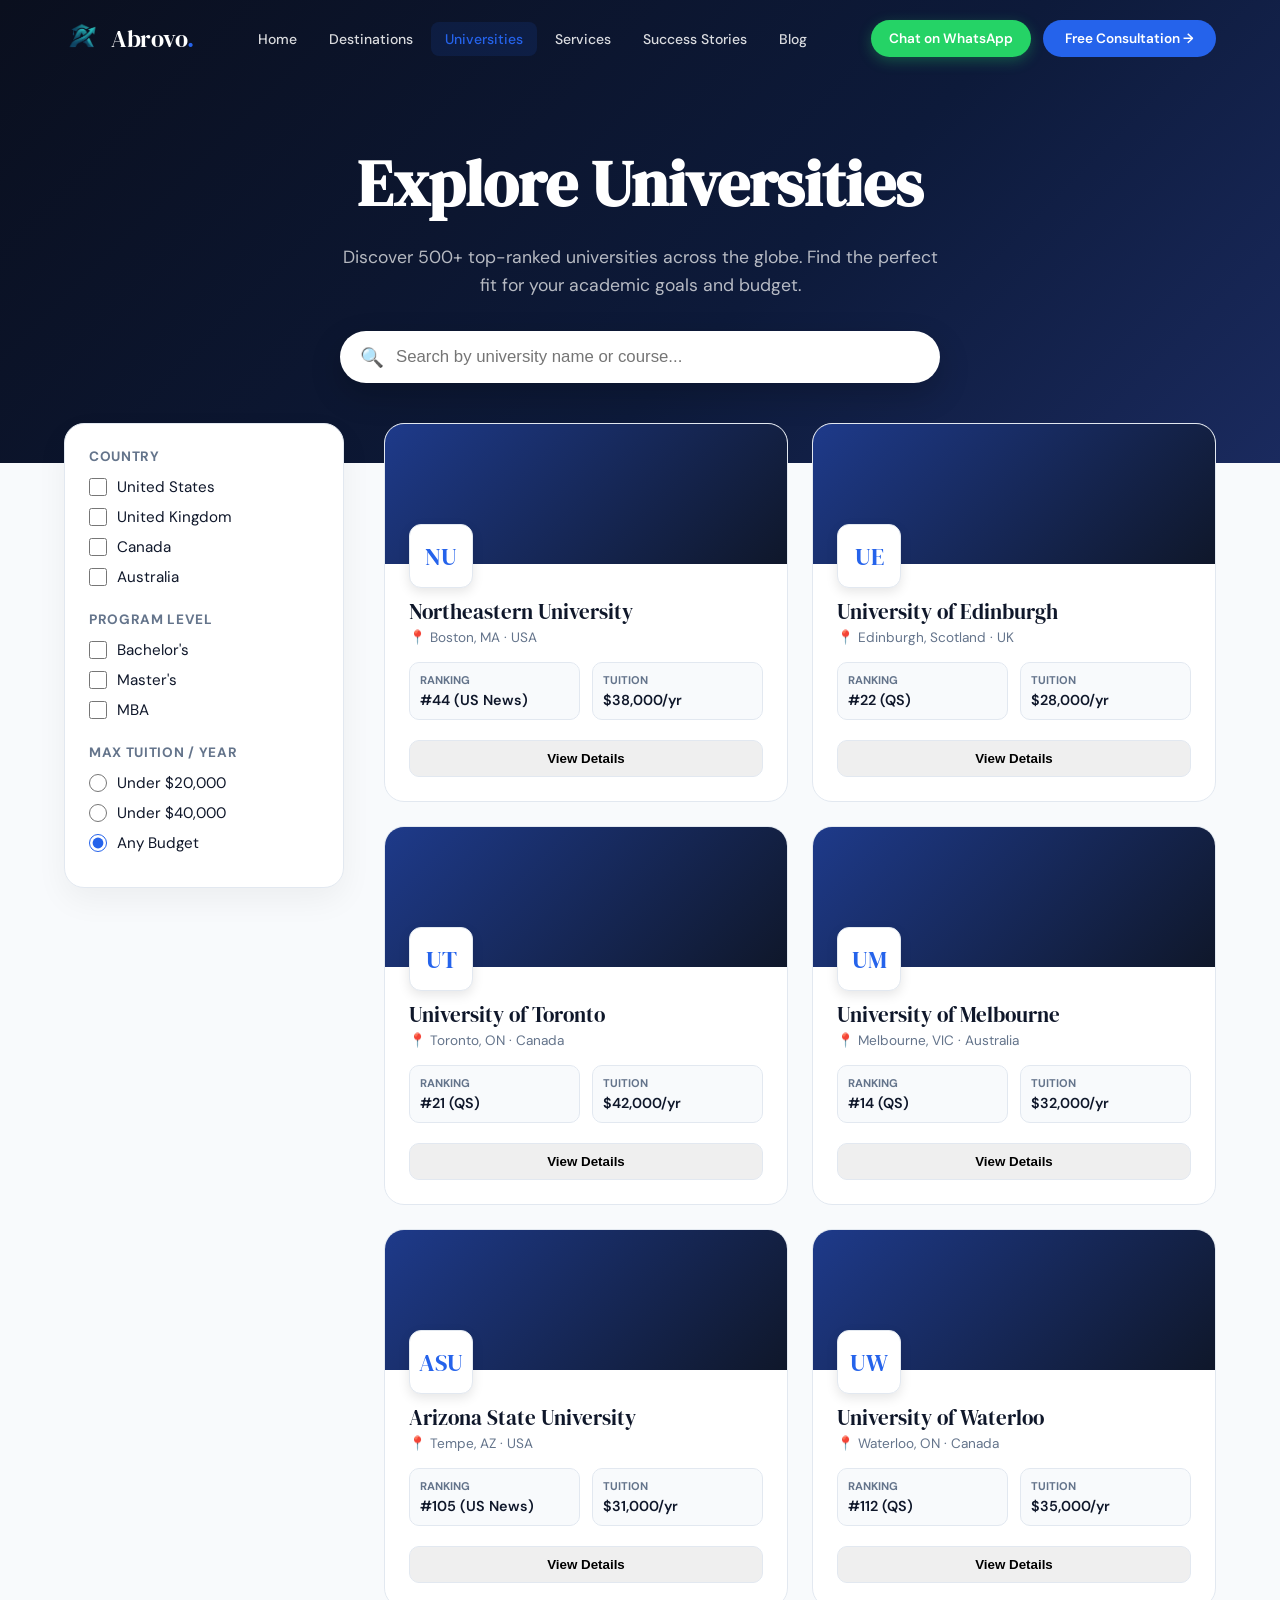
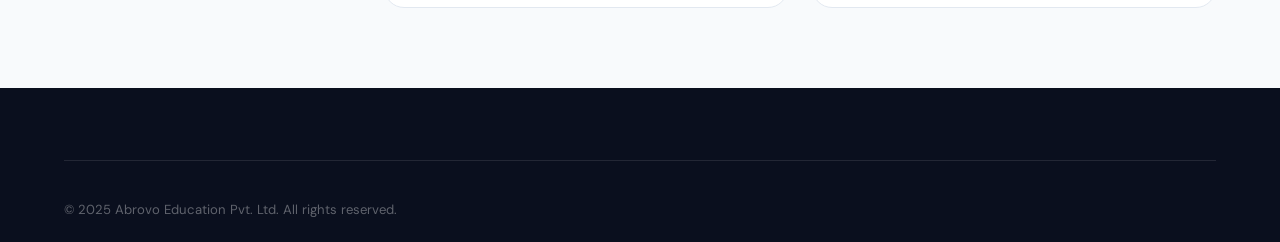
<file: universities.html>
<!DOCTYPE html>
<html lang="en">
<head>
  <meta charset="UTF-8" />
  <meta name="viewport" content="width=device-width, initial-scale=1.0" />
  <title>University Explorer | Abrovo — Study Abroad Counselling</title>
  <link rel="icon" type="image/png" href="assets/favicon.png" />
  <link rel="preconnect" href="https://fonts.googleapis.com" />
  <link rel="preconnect" href="https://fonts.gstatic.com" crossorigin />
  <link href="https://fonts.googleapis.com/css2?family=DM+Serif+Display:ital@0;1&family=DM+Sans:ital,opsz,wght@0,9..40,300;0,9..40,400;0,9..40,500;0,9..40,600;0,9..40,700;1,9..40,400&family=JetBrains+Mono:wght@400;600&display=swap" rel="stylesheet" />
  
  <link rel="stylesheet" href="css/style.css" />

  <style>
    /* =========================================
       PAGE-SPECIFIC STYLES (Universities)
    ========================================= */
    body { background: var(--card-bg); }

    .page-hero { background: linear-gradient(135deg, var(--bg-dark) 0%, #0d1a3a 60%, #1a2a5e 100%); padding: 140px 5% 80px; text-align: center; color: #fff; }
    .page-hero h1 { font-family: var(--font-display); font-size: clamp(2.5rem, 5vw, 4rem); margin-bottom: 16px; opacity: 0; animation: fadeUpHero 0.8s forwards; }
    .page-hero p { font-size: 1.1rem; color: rgba(255,255,255,0.7); max-width: 600px; margin: 0 auto 32px; opacity: 0; animation: fadeUpHero 0.8s 0.2s forwards; line-height: 1.6; }
    .search-bar { max-width: 600px; margin: 0 auto; position: relative; opacity: 0; animation: fadeUpHero 0.8s 0.4s forwards; }
    .search-bar input { width: 100%; padding: 16px 24px 16px 56px; border-radius: 50px; border: none; font-size: 1.05rem; box-shadow: 0 12px 32px rgba(0,0,0,0.2); outline: none; transition: box-shadow 0.2s; }
    .search-bar input:focus { box-shadow: 0 12px 32px rgba(0,0,0,0.4), 0 0 0 3px rgba(37,99,235,0.4); }
    .search-icon { position: absolute; left: 20px; top: 50%; transform: translateY(-50%); font-size: 1.2rem; color: var(--text-secondary); }
    @keyframes fadeUpHero { from { opacity: 0; transform: translateY(30px); } to { opacity: 1; transform: translateY(0); } }

    /* Layout */
    .explorer-layout { display: grid; grid-template-columns: 280px 1fr; gap: 40px; max-width: 1300px; margin: -40px auto 80px; padding: 0 5%; position: relative; z-index: 10; align-items: start; }

    /* Sidebar Filters */
    .filter-sidebar { background: #fff; border-radius: 20px; padding: 24px; box-shadow: 0 12px 32px rgba(0,0,0,0.05); border: 1px solid var(--border); position: sticky; top: calc(var(--nav-height) + 20px); }
    .filter-group { margin-bottom: 24px; }
    .filter-group:last-child { margin-bottom: 0; }
    .filter-title { font-size: 0.85rem; font-weight: 700; text-transform: uppercase; letter-spacing: 0.05em; color: var(--text-secondary); margin-bottom: 12px; }
    .filter-option { display: flex; align-items: center; gap: 10px; margin-bottom: 10px; cursor: pointer; }
    .filter-option input { width: 18px; height: 18px; accent-color: var(--accent); cursor: pointer; }
    .filter-option span { font-size: 0.95rem; color: var(--text-primary); }

    /* Uni Grid */
    .uni-grid { display: grid; grid-template-columns: repeat(auto-fill, minmax(300px, 1fr)); gap: 24px; }
    .uni-card { background: #fff; border-radius: 20px; border: 1px solid var(--border); overflow: hidden; transition: transform 0.3s, box-shadow 0.3s; cursor: pointer; display: flex; flex-direction: column; }
    .uni-card:hover { transform: translateY(-6px); box-shadow: 0 20px 48px rgba(10,15,30,0.08); border-color: rgba(37,99,235,0.2); }
    .uni-cover { height: 140px; background: linear-gradient(135deg, #1e3a8a, #0f172a); position: relative; }
    .uni-logo-wrapper { position: absolute; bottom: -24px; left: 24px; width: 64px; height: 64px; background: #fff; border-radius: 12px; display: flex; align-items: center; justify-content: center; box-shadow: 0 4px 12px rgba(0,0,0,0.1); border: 1px solid var(--border); font-family: var(--font-display); font-size: 1.5rem; color: var(--accent); }
    .uni-body { padding: 36px 24px 24px; flex-grow: 1; display: flex; flex-direction: column; }
    .uni-name { font-family: var(--font-display); font-size: 1.3rem; color: var(--text-primary); margin-bottom: 4px; line-height: 1.2; }
    .uni-location { font-size: 0.85rem; color: var(--text-secondary); margin-bottom: 16px; display: flex; align-items: center; gap: 4px; }
    .uni-stats { display: grid; grid-template-columns: 1fr 1fr; gap: 12px; margin-bottom: 20px; flex-grow: 1; }
    .uni-stat { background: var(--card-bg); padding: 10px; border-radius: 10px; border: 1px solid var(--border); }
    .stat-label { font-size: 0.7rem; font-weight: 700; text-transform: uppercase; color: var(--text-secondary); margin-bottom: 4px; }
    .stat-value { font-size: 0.9rem; font-weight: 600; color: var(--text-primary); }

    /* University Detail Modal (Custom styling beyond the global consult modal) */
    .uni-modal { width: 100%; max-width: 800px; max-height: 90vh; display: flex; flex-direction: column; overflow: hidden; padding: 0; }
    .um-header { background: linear-gradient(135deg, var(--bg-dark), #1e3a8a); padding: 40px; color: #fff; position: relative; }
    .um-close { position: absolute; top: 20px; right: 20px; background: rgba(255,255,255,0.2); border: none; color: #fff; width: 36px; height: 36px; border-radius: 50%; font-size: 1.2rem; cursor: pointer; transition: background 0.2s; }
    .um-close:hover { background: rgba(255,255,255,0.4); }
    .um-title { font-family: var(--font-display); font-size: 2.2rem; margin-bottom: 8px; }
    .um-location { font-size: 1rem; color: rgba(255,255,255,0.7); display: flex; align-items: center; gap: 6px; }
    
    .um-tabs { display: flex; border-bottom: 1px solid var(--border); background: #fff; padding: 0 40px; overflow-x: auto; }
    .um-tab { padding: 16px 20px; border: none; background: none; font-family: var(--font-body); font-size: 0.95rem; font-weight: 600; color: var(--text-secondary); cursor: pointer; border-bottom: 2px solid transparent; margin-bottom: -1px; white-space: nowrap; transition: color 0.2s; }
    .um-tab.active, .um-tab:hover { color: var(--accent); border-bottom-color: var(--accent); }
    
    .um-body { padding: 40px; overflow-y: auto; background: var(--bg-main); flex-grow: 1; }
    .tab-content { display: none; animation: fadeIn 0.3s ease; }
    .tab-content.active { display: block; }
    @keyframes fadeIn { from { opacity: 0; } to { opacity: 1; } }
    
    .info-grid { display: grid; grid-template-columns: 1fr 1fr; gap: 24px; margin-bottom: 32px; }
    .info-card { background: #fff; padding: 20px; border-radius: 16px; border: 1px solid var(--border); }
    .info-card h4 { font-size: 0.85rem; text-transform: uppercase; letter-spacing: 0.05em; color: var(--text-secondary); margin-bottom: 8px; }
    .info-card p { font-size: 1.05rem; font-weight: 600; color: var(--text-primary); }
    .info-list { list-style: none; }
    .info-list li { display: flex; align-items: center; gap: 10px; margin-bottom: 12px; font-size: 0.95rem; }
    .info-list li::before { content: '✓'; color: var(--success); font-weight: bold; }

    @media (max-width: 900px) {
      .explorer-layout { grid-template-columns: 1fr; }
      .filter-sidebar { position: static; margin-bottom: 32px; }
    }
  </style>
</head>
<body class="dark-hero">

  <nav class="navbar" id="navbar">
    <div class="nav-inner">
      <a href="index.html" class="logo">
        <img src="assets/favicon.png" alt="Abrovo Icon">
        <span class="logo-text">Abrovo<span class="logo-dot">.</span></span>
      </a>
      <ul class="nav-links">
        <li><a href="index.html" class="nav-link">Home</a></li>
        <li><a href="destinations.html" class="nav-link">Destinations</a></li>
        <li><a href="universities.html" class="nav-link active">Universities</a></li>
        <li><a href="services.html" class="nav-link">Services</a></li>
        <li><a href="stories.html" class="nav-link">Success Stories</a></li>
        <li><a href="blog.html" class="nav-link">Blog</a></li>
      </ul>
      <div class="nav-actions">
        <a href="https://api.whatsapp.com/send/?phone=919748892883&text=Hi%21+I%27m+interested+in+studying+abroad.+Can+you+guide+me%3F&type=phone_number&app_absent=0" target="_blank" class="btn-wa">Chat on WhatsApp</a>
        <a href="#" class="btn-cta desktop-only" data-consult>Free Consultation →</a>
        <button class="hamburger" id="hamburger"><span></span><span></span><span></span></button>
      </div>
    </div>
  </nav>

  <div class="mobile-menu" id="mobileMenu">
    <ul>
      <li><a href="index.html" class="mob-link">Home</a></li>
      <li><a href="destinations.html" class="mob-link">Destinations</a></li>
      <li><a href="universities.html" class="mob-link active">Universities</a></li>
      <li><a href="services.html" class="mob-link">Services</a></li>
      <li><a href="stories.html" class="mob-link">Success Stories</a></li>
      <li><a href="blog.html" class="mob-link">Blog</a></li>
    </ul>
    <div class="mob-actions">
      <a href="#" class="btn-cta" data-consult style="justify-content:center;">Free Consultation →</a>
    </div>
  </div>

  <section class="page-hero">
    <h1>Explore Universities</h1>
    <p>Discover 500+ top-ranked universities across the globe. Find the perfect fit for your academic goals and budget.</p>
    <div class="search-bar">
      <span class="search-icon">🔍</span>
      <input type="text" id="searchInput" placeholder="Search by university name or course...">
    </div>
  </section>

  <div class="explorer-layout">
    <aside class="filter-sidebar">
      <div class="filter-group">
        <div class="filter-title">Country</div>
        <label class="filter-option"><input type="checkbox" value="USA" class="cb-country"><span>United States</span></label>
        <label class="filter-option"><input type="checkbox" value="UK" class="cb-country"><span>United Kingdom</span></label>
        <label class="filter-option"><input type="checkbox" value="Canada" class="cb-country"><span>Canada</span></label>
        <label class="filter-option"><input type="checkbox" value="Australia" class="cb-country"><span>Australia</span></label>
      </div>
      <div class="filter-group">
        <div class="filter-title">Program Level</div>
        <label class="filter-option"><input type="checkbox" value="Bachelors" class="cb-level"><span>Bachelor's</span></label>
        <label class="filter-option"><input type="checkbox" value="Masters" class="cb-level"><span>Master's</span></label>
        <label class="filter-option"><input type="checkbox" value="MBA" class="cb-level"><span>MBA</span></label>
      </div>
      <div class="filter-group">
        <div class="filter-title">Max Tuition / Year</div>
        <label class="filter-option"><input type="radio" name="budget" value="20000" class="rad-budget"><span>Under $20,000</span></label>
        <label class="filter-option"><input type="radio" name="budget" value="40000" class="rad-budget"><span>Under $40,000</span></label>
        <label class="filter-option"><input type="radio" name="budget" value="999999" class="rad-budget" checked><span>Any Budget</span></label>
      </div>
    </aside>

    <main>
      <div class="uni-grid" id="uniGrid"></div>
      <div id="noResults" style="display:none; text-align:center; padding: 48px; color:var(--text-secondary);">
        No universities match your filters. Try adjusting them.
      </div>
    </main>
  </div>

  <div class="consult-overlay" id="uniModalOverlay">
    <div class="consult-modal uni-modal">
      <div class="um-header">
        <button class="um-close" onclick="closeUniModal()">✕</button>
        <h2 class="um-title" id="umName">University Name</h2>
        <div class="um-location" id="umLocation">📍 Location</div>
      </div>
      
      <div class="um-tabs">
        <button class="um-tab active" onclick="switchTab('overview', this)">Overview</button>
        <button class="um-tab" onclick="switchTab('admission', this)">Admission</button>
        <button class="um-tab" onclick="switchTab('financial', this)">Financial</button>
      </div>

      <div class="um-body">
        <div class="tab-content active" id="tab-overview">
          <p style="color:var(--text-secondary); line-height:1.6; margin-bottom:24px;" id="umDesc">Description goes here.</p>
          <div class="info-grid">
            <div class="info-card"><h4>Global Rank</h4><p id="umRank">#100</p></div>
            <div class="info-card"><h4>Acceptance Rate</h4><p id="umAcceptance">25%</p></div>
          </div>
          <h3 style="font-family:var(--font-display); margin-bottom:16px;">Top Programs</h3>
          <ul class="info-list" id="umPrograms"></ul>
        </div>

        <div class="tab-content" id="tab-admission">
          <div class="info-grid">
            <div class="info-card"><h4>Avg. IELTS Required</h4><p>6.5 - 7.0</p></div>
            <div class="info-card"><h4>GRE / GMAT</h4><p>Optional for most</p></div>
          </div>
          <h3 style="font-family:var(--font-display); margin-bottom:16px;">Requirements</h3>
          <ul class="info-list">
            <li>Minimum GPA: 3.0 / 4.0</li>
            <li>Statement of Purpose (SOP)</li>
            <li>2-3 Letters of Recommendation (LOR)</li>
            <li>Updated Resume/CV</li>
          </ul>
        </div>

        <div class="tab-content" id="tab-financial">
          <div class="info-grid">
            <div class="info-card"><h4>Est. Tuition / Year</h4><p id="umTuitionText">$30,000</p></div>
            <div class="info-card"><h4>Est. Living / Year</h4><p>$12,000 - $15,000</p></div>
          </div>
          <div style="background: #ecfdf5; border: 1px solid #a7f3d0; padding: 20px; border-radius: 12px; margin-top: 24px;">
            <h4 style="color:#065f46; margin-bottom:8px;">Scholarships Available</h4>
            <p style="color:#047857; font-size:0.9rem;">Merit-based scholarships up to $10,000 are available for international students based on academic excellence.</p>
          </div>
        </div>
      </div>
      
      <div style="padding: 20px 40px; border-top: 1px solid var(--border); background: #fff; text-align: right;">
        <button class="btn-primary" data-consult>Apply to this University →</button>
      </div>
    </div>
  </div>

  <footer class="footer">
    <div class="footer-bottom" style="text-align:center; padding-top:40px; border-top:1px solid rgba(255,255,255,0.1);">
        <p class="footer-copyright">&copy; 2025 Abrovo Education Pvt. Ltd. All rights reserved.</p>
    </div>
  </footer>

  <div class="consult-overlay" id="globalConsultModal">
    <div class="consult-modal">
      <div class="consult-header">
        <div><h2>Book Free Consultation</h2></div>
        <button class="consult-close" id="closeConsultModal">✕</button>
      </div>
      <form id="consultForm">
        <div class="cform-group"><label>Name</label><input type="text" required></div>
        <div class="cform-group"><label>Phone</label><input type="tel" required></div>
        <button type="submit" class="cform-submit">Submit</button>
      </form>
    </div>
  </div>

  <script src="js/main.js"></script>
  <script>
    // --- Data ---
    const universities = [
      { id:1, name: "Northeastern University", country: "USA", location: "Boston, MA", rank: "44 (US News)", acceptance: "18%", tuition: 38000, desc: "A leader in experiential learning, known for its extensive co-op program.", programs: ["Computer Science", "Engineering", "Business"], logo: "NU" },
      { id:2, name: "University of Edinburgh", country: "UK", location: "Edinburgh, Scotland", rank: "22 (QS)", acceptance: "10%", tuition: 28000, desc: "One of the oldest and most prestigious universities in the UK.", programs: ["Data Science", "Law", "Medicine"], logo: "UE" },
      { id:3, name: "University of Toronto", country: "Canada", location: "Toronto, ON", rank: "21 (QS)", acceptance: "43%", tuition: 42000, desc: "Canada's top university located in the heart of a diverse, global city.", programs: ["Artificial Intelligence", "Finance", "Life Sciences"], logo: "UT" },
      { id:4, name: "University of Melbourne", country: "Australia", location: "Melbourne, VIC", rank: "14 (QS)", acceptance: "30%", tuition: 32000, desc: "Australia's leading comprehensive research university.", programs: ["Business Analytics", "Engineering", "Arts"], logo: "UM" },
      { id:5, name: "Arizona State University", country: "USA", location: "Tempe, AZ", rank: "105 (US News)", acceptance: "88%", tuition: 31000, desc: "Ranked #1 in the US for Innovation.", programs: ["Information Technology", "Business", "Engineering"], logo: "ASU" },
      { id:6, name: "University of Waterloo", country: "Canada", location: "Waterloo, ON", rank: "112 (QS)", acceptance: "53%", tuition: 35000, desc: "Famed for its engineering and computer science co-op programs.", programs: ["Software Engineering", "Mathematics", "Robotics"], logo: "UW" }
    ];

    // --- Rendering & Filtering ---
    function renderGrid() {
      const grid = document.getElementById('uniGrid');
      grid.innerHTML = '';
      
      const searchTxt = document.getElementById('searchInput').value.toLowerCase();
      const activeCountries = Array.from(document.querySelectorAll('.cb-country:checked')).map(cb => cb.value);
      const budget = parseInt(document.querySelector('.rad-budget:checked').value);

      const filtered = universities.filter(u => {
        const matchSearch = u.name.toLowerCase().includes(searchTxt) || u.programs.some(p => p.toLowerCase().includes(searchTxt));
        const matchCountry = activeCountries.length === 0 || activeCountries.includes(u.country);
        const matchBudget = u.tuition <= budget;
        return matchSearch && matchCountry && matchBudget;
      });

      if (filtered.length === 0) {
        document.getElementById('noResults').style.display = 'block';
      } else {
        document.getElementById('noResults').style.display = 'none';
        filtered.forEach((u, i) => {
          const delay = (i % 4) * 0.1;
          grid.innerHTML += `
            <div class="uni-card fade-up visible" style="transition-delay: ${delay}s" onclick="openUniModal(${u.id})">
              <div class="uni-cover">
                <div class="uni-logo-wrapper">${u.logo}</div>
              </div>
              <div class="uni-body">
                <div class="uni-name">${u.name}</div>
                <div class="uni-location">📍 ${u.location} · ${u.country}</div>
                <div class="uni-stats">
                  <div class="uni-stat"><div class="stat-label">Ranking</div><div class="stat-value">#${u.rank}</div></div>
                  <div class="uni-stat"><div class="stat-label">Tuition</div><div class="stat-value">$${u.tuition.toLocaleString()}/yr</div></div>
                </div>
                <button class="btn-outline" style="width:100%; justify-content:center; padding:10px; border-radius:10px; font-weight:600; border:1px solid var(--border);">View Details</button>
              </div>
            </div>
          `;
        });
      }
    }

    // --- Modal Logic ---
    function openUniModal(id) {
      const u = universities.find(x => x.id === id);
      if(!u) return;

      document.getElementById('umName').textContent = u.name;
      document.getElementById('umLocation').textContent = `📍 ${u.location} · ${u.country}`;
      document.getElementById('umDesc').textContent = u.desc;
      document.getElementById('umRank').textContent = `#${u.rank}`;
      document.getElementById('umAcceptance').textContent = u.acceptance;
      document.getElementById('umTuitionText').textContent = `$${u.tuition.toLocaleString()}`;
      
      document.getElementById('umPrograms').innerHTML = u.programs.map(p => `<li>${p}</li>`).join('');

      document.getElementById('uniModalOverlay').classList.add('open');
      document.body.style.overflow = 'hidden';
      
      // Reset tabs
      switchTab('overview', document.querySelector('.um-tab'));
    }

    function closeUniModal() {
      document.getElementById('uniModalOverlay').classList.remove('open');
      document.body.style.overflow = '';
    }

    function switchTab(tabId, btn) {
      document.querySelectorAll('.tab-content').forEach(el => el.classList.remove('active'));
      document.querySelectorAll('.um-tab').forEach(el => el.classList.remove('active'));
      document.getElementById('tab-' + tabId).classList.add('active');
      if(btn) btn.classList.add('active');
    }

    // --- Listeners ---
    document.getElementById('searchInput').addEventListener('input', renderGrid);
    document.querySelectorAll('.cb-country, .rad-budget').forEach(el => el.addEventListener('change', renderGrid));
    
    // Close modal on outside click
    document.getElementById('uniModalOverlay').addEventListener('click', e => {
      if(e.target === document.getElementById('uniModalOverlay')) closeUniModal();
    });

    document.addEventListener('DOMContentLoaded', renderGrid);
  </script>
</body>
</html>
</file>
<file: css/style.css>
/* =========================================
   1. CUSTOM PROPERTIES & RESET
========================================= */
:root {
  --bg-dark: #0A0F1E;
  --bg-dark-2: #0D1428;
  --bg-white: #FFFFFF;
  --accent: #2563EB;
  --accent-hover: #1D4ED8;
  --accent-light: rgba(37, 99, 235, 0.12);
  --text-primary: #0F172A;
  --text-secondary: #64748B;
  --border: #E2E8F0;
  --success: #10B981;
  --card-bg: #F8FAFC;
  --glass: rgba(255, 255, 255, 0.07);
  --glass-border: rgba(255, 255, 255, 0.13);
  --nav-height: 76px;
  --font-display: 'DM Serif Display', Georgia, serif;
  --font-body: 'DM Sans', system-ui, sans-serif;
  --font-mono: 'JetBrains Mono', monospace;
}

*, *::before, *::after { box-sizing: border-box; margin: 0; padding: 0; }
html { scroll-behavior: smooth; -webkit-font-smoothing: antialiased; }
body { font-family: var(--font-body); color: var(--text-primary); background: var(--bg-white); overflow-x: hidden; }
a { text-decoration: none; color: inherit; }
img { display: block; max-width: 100%; }
ul { list-style: none; }

/* =========================================
   2. BUTTONS & SHARED UI
========================================= */
.btn-primary, .btn-secondary, .btn-cta, .btn-wa {
  display: inline-flex; align-items: center; justify-content: center; gap: 8px;
  font-family: var(--font-body); font-weight: 600; font-size: 0.95rem;
  border-radius: 50px; transition: all 0.25s cubic-bezier(0.16,1,0.3,1);
  cursor: pointer; white-space: nowrap; border: none;
}
.btn-primary { padding: 14px 28px; background: var(--accent); color: #fff; box-shadow: 0 4px 20px rgba(37,99,235,0.4); }
.btn-primary:hover { background: var(--accent-hover); transform: translateY(-2px); box-shadow: 0 10px 32px rgba(37,99,235,0.5); }
.btn-secondary { padding: 14px 28px; background: transparent; color: rgba(255,255,255,0.9); border: 1.5px solid rgba(255,255,255,0.2); }
.btn-secondary:hover { background: var(--glass); border-color: #fff; transform: translateY(-2px); }
.btn-wa { background: #25D366; color: #fff; padding: 10px 18px; font-size: 0.85rem; box-shadow: 0 4px 14px rgba(37,211,102,0.3); }
.btn-wa:hover { background: #1ebe5c; transform: translateY(-2px); box-shadow: 0 6px 20px rgba(37,211,102,0.4); }
.btn-cta { padding: 10px 22px; background: var(--accent); color: #fff; font-size: 0.85rem; }
.btn-cta:hover { background: var(--accent-hover); transform: translateY(-1px); }

/* Animations */
.fade-up { opacity: 0; transform: translateY(30px); transition: opacity 0.7s cubic-bezier(0.16,1,0.3,1), transform 0.7s cubic-bezier(0.16,1,0.3,1); }
.fade-up.visible { opacity: 1; transform: translateY(0); }
.delay-1 { transition-delay: 0.1s; } .delay-2 { transition-delay: 0.2s; } .delay-3 { transition-delay: 0.3s; }

/* =========================================
   3. GLOBAL NAVBAR
========================================= */
.navbar {
  position: fixed; top: 0; left: 0; right: 0; z-index: 1000; height: var(--nav-height);
  display: flex; align-items: center; padding: 0 5%;
  background: transparent;
  transition: background 0.4s ease, box-shadow 0.4s ease, backdrop-filter 0.4s ease, transform 0.4s ease;
}
/* Solid background for pages that don't start with a dark hero */
body:not(.dark-hero) .navbar { background: var(--bg-dark); }

.navbar.scrolled {
  background: rgba(255, 255, 255, 0.95); backdrop-filter: blur(16px);
  box-shadow: 0 1px 0 var(--border), 0 4px 24px rgba(0,0,0,0.06);
}
.navbar.navbar-hidden { transform: translateY(-100%); }
.nav-inner { display: flex; align-items: center; justify-content: space-between; width: 100%; max-width: 1280px; margin: 0 auto; }

/* Logo */
.logo { display: flex; align-items: center; gap: 10px; cursor: pointer; }
.logo img { height: 36px; transition: filter 0.4s ease; }
.logo-text { font-family: var(--font-display); font-size: 1.5rem; color: #fff; letter-spacing: -0.02em; transition: color 0.4s ease; }
.logo-dot { color: var(--accent); }
.navbar.scrolled .logo-text { color: var(--text-primary); }

/* Links */
.nav-links { display: flex; align-items: center; gap: 4px; }
.nav-link { font-size: 0.875rem; font-weight: 500; color: rgba(255,255,255,0.85); padding: 8px 14px; border-radius: 8px; transition: all 0.2s; }
.navbar.scrolled .nav-link { color: var(--text-secondary); }
.nav-link:hover, .nav-link.active { color: var(--accent) !important; background: var(--accent-light); }

/* Actions */
.nav-actions { display: flex; align-items: center; gap: 12px; }
.hamburger { display: none; flex-direction: column; gap: 5px; cursor: pointer; padding: 8px; border-radius: 8px; background: none; border: none; }
.hamburger span { display: block; width: 24px; height: 2px; background: #fff; border-radius: 2px; transition: all 0.35s ease; }
.navbar.scrolled .hamburger span { background: var(--text-primary); }
.hamburger.open span:nth-child(1) { transform: translateY(7px) rotate(45deg); }
.hamburger.open span:nth-child(2) { opacity: 0; }
.hamburger.open span:nth-child(3) { transform: translateY(-7px) rotate(-45deg); }

/* =========================================
   4. MOBILE MENU
========================================= */
.mobile-menu {
  display: none; position: fixed; top: var(--nav-height); left: 0; right: 0;
  background: rgba(10, 15, 30, 0.98); backdrop-filter: blur(20px);
  padding: 16px 5% 24px; z-index: 999; transform: translateY(-8px); opacity: 0;
  transition: all 0.35s cubic-bezier(0.16, 1, 0.3, 1); border-bottom: 1px solid var(--glass-border);
}
.navbar.scrolled + .mobile-menu { background: rgba(255,255,255,0.97); border-bottom-color: var(--border); }
.mobile-menu.open { display: block; opacity: 1; transform: translateY(0); }
.mob-link { display: block; color: rgba(255,255,255,0.9); font-size: 1rem; font-weight: 500; padding: 14px 4px; border-bottom: 1px solid var(--glass-border); transition: color 0.2s; }
.navbar.scrolled + .mobile-menu .mob-link { color: var(--text-primary); border-bottom-color: var(--border); }
.mob-link:hover, .mob-link.active { color: var(--accent) !important; }
.mob-actions { display: flex; flex-direction: column; gap: 10px; margin-top: 20px; }

/* =========================================
   5. GLOBAL FOOTER
========================================= */
.footer { background: var(--bg-dark); color: rgba(255,255,255,0.7); padding: 72px 5% 0; }
.footer-grid { display: grid; grid-template-columns: 2fr 1fr 1fr 1.4fr; gap: 48px; max-width: 1200px; margin: 0 auto; padding-bottom: 56px; border-bottom: 1px solid rgba(255,255,255,0.08); }
.footer-col-title { font-family: var(--font-display); font-size: 1.1rem; color: #fff; margin-bottom: 20px; letter-spacing: -0.01em; }
.footer-about-text { font-size: 0.875rem; line-height: 1.75; color: rgba(255,255,255,0.55); margin-bottom: 24px; }
.footer-logo { display: flex; align-items: center; gap: 10px; margin-bottom: 20px; }
.footer-logo img { height: 36px; }
.footer-logo .logo-text { font-size: 1.35rem; color: #fff; font-family: var(--font-display); }
.social-links { display: flex; gap: 12px; }
.social-link { width: 38px; height: 38px; background: rgba(255,255,255,0.07); border: 1px solid rgba(255,255,255,0.1); border-radius: 10px; display: flex; align-items: center; justify-content: center; color: rgba(255,255,255,0.6); transition: all 0.25s ease; }
.social-link:hover { background: var(--accent); border-color: var(--accent); color: #fff; transform: translateY(-3px); }
.social-link svg { width: 17px; height: 17px; fill: currentColor; }
.footer-links li { margin-bottom: 12px; }
.footer-link { font-size: 0.875rem; color: rgba(255,255,255,0.55); transition: color 0.2s; display: inline-flex; align-items: center; gap: 6px; }
.footer-link:hover { color: var(--accent); }
.footer-contact-item { display: flex; align-items: flex-start; gap: 12px; margin-bottom: 16px; }
.footer-contact-icon { width: 36px; height: 36px; background: rgba(255,255,255,0.05); border-radius: 8px; display: flex; align-items: center; justify-content: center; flex-shrink: 0; }
.footer-contact-icon svg { width: 16px; height: 16px; fill: var(--accent); }
.footer-contact-text { font-size: 0.875rem; color: rgba(255,255,255,0.55); line-height: 1.5; }
.footer-contact-text strong { display: block; color: rgba(255,255,255,0.8); font-weight: 600; font-size: 0.8rem; text-transform: uppercase; margin-bottom: 2px; }
.footer-bottom { max-width: 1200px; margin: 0 auto; display: flex; align-items: center; justify-content: space-between; padding: 24px 0; flex-wrap: wrap; gap: 12px; }
.footer-copyright { font-size: 0.82rem; color: rgba(255,255,255,0.35); }
.footer-legal { display: flex; gap: 20px; }
.footer-legal a { font-size: 0.82rem; color: rgba(255,255,255,0.35); transition: color 0.2s; }
.footer-legal a:hover { color: rgba(255,255,255,0.7); }

/* =========================================
   6. WIDGETS (WhatsApp & Sticky Bar)
========================================= */
.wa-widget { position: fixed; bottom: 28px; right: 28px; z-index: 9000; display: flex; flex-direction: column; align-items: flex-end; gap: 14px; }
.wa-fab { width: 60px; height: 60px; border-radius: 50%; background: #25D366; border: none; cursor: pointer; display: flex; align-items: center; justify-content: center; position: relative; box-shadow: 0 6px 24px rgba(37,211,102,0.45); transition: transform 0.2s ease, box-shadow 0.2s ease; }
.wa-fab:hover { transform: scale(1.08); box-shadow: 0 10px 32px rgba(37,211,102,0.55); }
.wa-fab-pulse { position: absolute; inset: -4px; border-radius: 50%; border: 2.5px solid rgba(37,211,102,0.6); animation: waPulse 2.5s ease-out infinite; pointer-events: none; }
.wa-fab-icon { width: 28px; height: 28px; fill: #fff; }
@keyframes waPulse { 0% { transform: scale(1); opacity: 0.7; } 100% { transform: scale(1.7); opacity: 0; } }

.sticky-bar { display: none; position: fixed; bottom: 0; left: 0; right: 0; z-index: 8900; background: #fff; border-top: 1px solid var(--border); box-shadow: 0 -4px 24px rgba(0,0,0,0.08); padding: 10px 12px; gap: 10px; }
.sticky-btn { flex: 1; display: flex; align-items: center; justify-content: center; gap: 8px; padding: 13px 12px; border-radius: 12px; font-weight: 700; font-size: 0.9rem; transition: all 0.2s ease; }
.sticky-btn-call { background: var(--accent-light); color: var(--accent); border: 1.5px solid rgba(37,99,235,0.2); }
.sticky-btn-call svg { fill: var(--accent); width: 18px; }
.sticky-btn-wa { background: #25D366; color: #fff; box-shadow: 0 4px 16px rgba(37,211,102,0.3); }
.sticky-btn-wa svg { fill: #fff; width: 18px; }

/* =========================================
   7. CONSULTATION MODAL
========================================= */
.consult-overlay { position: fixed; inset: 0; background: rgba(10, 15, 30, 0.65); backdrop-filter: blur(6px); z-index: 10000; display: flex; align-items: center; justify-content: center; padding: 16px; opacity: 0; visibility: hidden; transition: all 0.3s ease; }
.consult-overlay.open { opacity: 1; visibility: visible; }
.consult-modal { background: #fff; border-radius: 24px; width: 100%; max-width: 500px; padding: 32px; box-shadow: 0 32px 80px rgba(0,0,0,0.2); transform: scale(0.95) translateY(20px); transition: all 0.3s cubic-bezier(0.16,1,0.3,1); }
.consult-overlay.open .consult-modal { transform: scale(1) translateY(0); }
.consult-header { display: flex; justify-content: space-between; align-items: flex-start; margin-bottom: 24px; }
.consult-header h2 { font-family: var(--font-display); font-size: 1.8rem; color: var(--text-primary); line-height: 1.2; }
.consult-header p { color: var(--text-secondary); font-size: 0.9rem; margin-top: 4px; }
.consult-close { background: var(--card-bg); border: 1px solid var(--border); width: 36px; height: 36px; border-radius: 50%; cursor: pointer; display: flex; align-items: center; justify-content: center; transition: background 0.2s; }
.consult-close:hover { background: #fee2e2; color: #dc2626; border-color: #fca5a5; }
.cform-group { margin-bottom: 16px; }
.cform-group label { display: block; font-size: 0.85rem; font-weight: 600; margin-bottom: 6px; }
.cform-group input, .cform-group select { width: 100%; padding: 12px 14px; border: 1.5px solid var(--border); border-radius: 10px; font-family: var(--font-body); font-size: 0.95rem; background: var(--card-bg); transition: border-color 0.2s; }
.cform-group input:focus, .cform-group select:focus { border-color: var(--accent); outline: none; background: #fff; box-shadow: 0 0 0 3px var(--accent-light); }
.cform-submit { width: 100%; padding: 14px; background: var(--accent); color: #fff; border: none; border-radius: 50px; font-size: 1rem; font-weight: 600; cursor: pointer; transition: background 0.2s; margin-top: 8px; }
.cform-submit:hover { background: var(--accent-hover); }

/* =========================================
   8. RESPONSIVE QUERIES
========================================= */
@media (max-width: 1024px) {
  .nav-links, .nav-actions .btn-wa, .nav-actions .btn-cta.desktop-only { display: none; }
  .hamburger { display: flex; }
  .footer-grid { grid-template-columns: 1fr 1fr; gap: 32px; }
}
@media (max-width: 768px) {
  .sticky-bar { display: flex; }
  .footer { padding-bottom: 80px; } /* Space for sticky bar */
  .footer-grid { grid-template-columns: 1fr; }
  .footer-bottom { flex-direction: column; text-align: center; gap: 12px; }
  .wa-widget { display: none; } /* Replaced by sticky bar */
}
</file>
